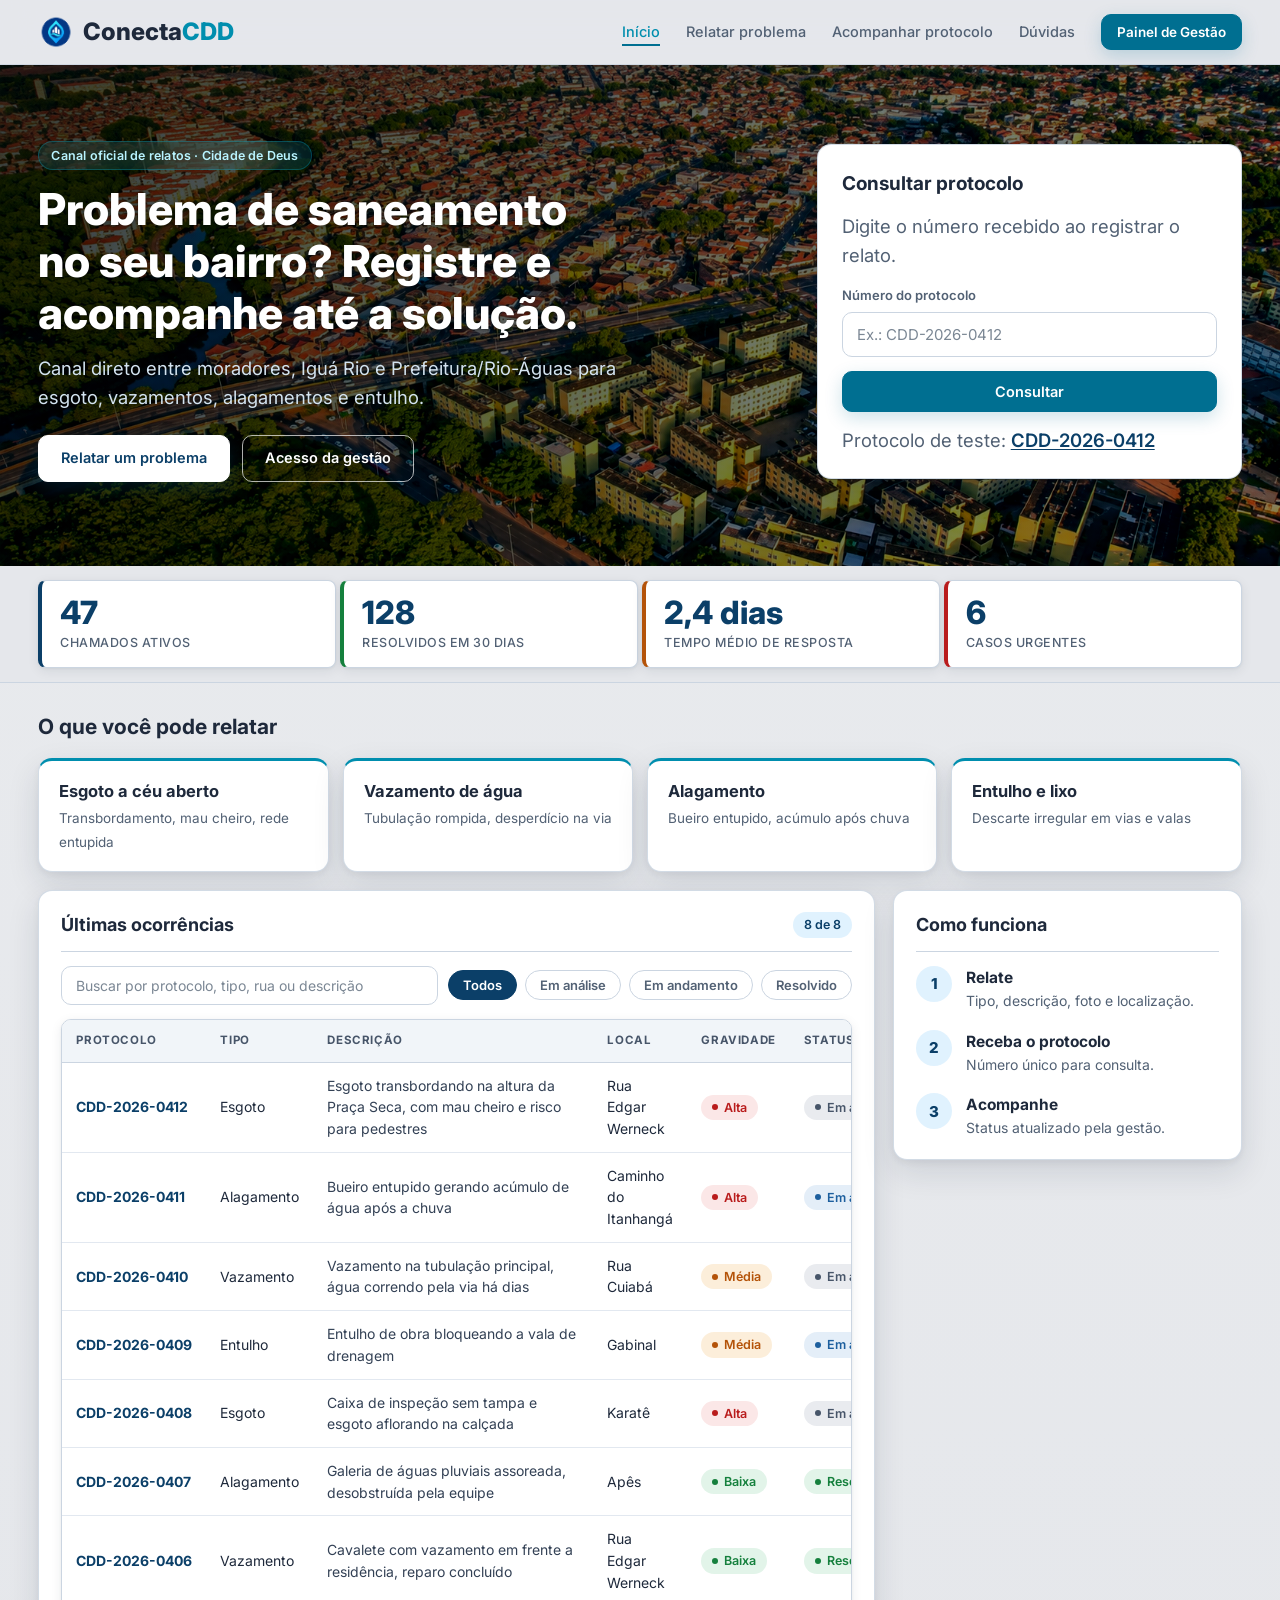
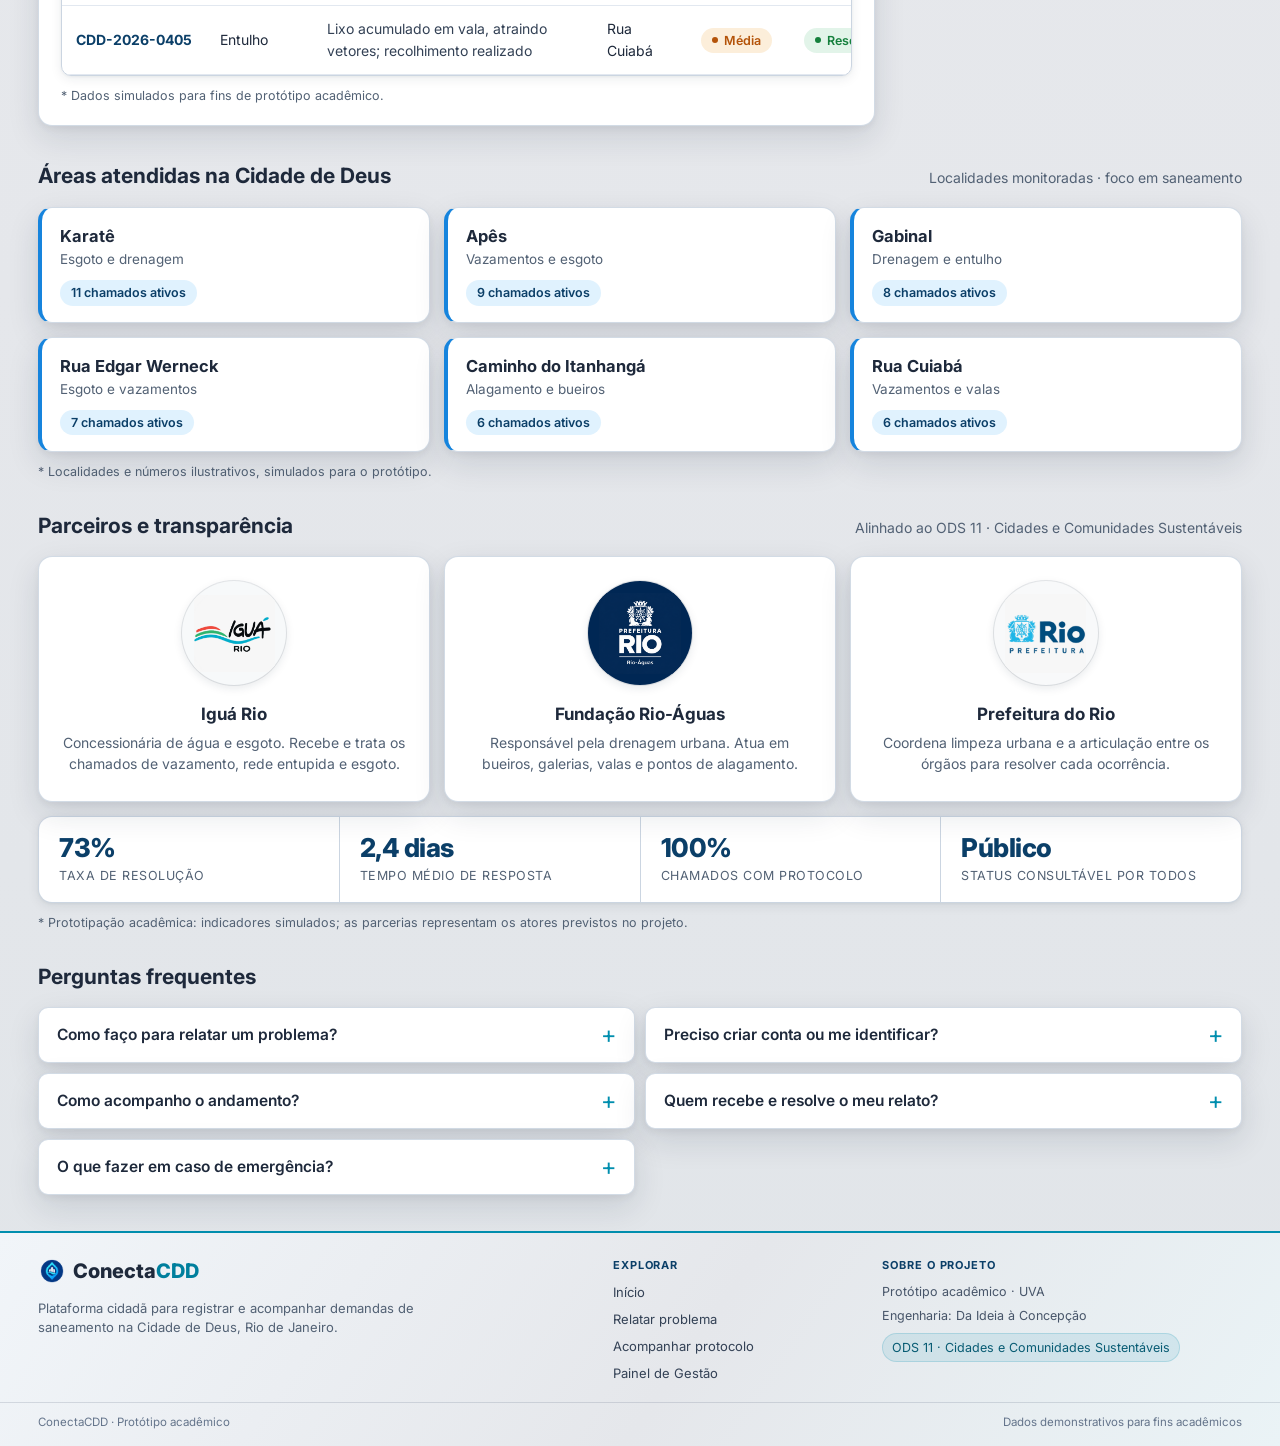
<file: index.html>
<!DOCTYPE html>
<html lang="pt-BR">
<head>
  <meta charset="UTF-8">
  <meta name="viewport" content="width=device-width, initial-scale=1.0">
  <title>ConectaCDD – Saneamento na Cidade de Deus</title>

  <link rel="preconnect" href="https://fonts.googleapis.com">
  <link rel="preconnect" href="https://fonts.gstatic.com" crossorigin>
  <link href="https://fonts.googleapis.com/css2?family=Inter:wght@400;500;600;700;800&display=swap" rel="stylesheet">

  <link rel="shortcut icon" href="images/favicon.png" type="image/x-icon">
  <link rel="stylesheet" href="css/style.css">
</head>
<body>

  <header class="header">
    <nav class="container nav">
      <a href="index.html" class="logo"><img src="images/logo.png" alt="" />Conecta<span>CDD</span></a>

      <ul class="nav-links">
        <li><a href="index.html" class="active">Início</a></li>
        <li><a href="relatar.html">Relatar problema</a></li>
        <li><a href="acompanhar.html">Acompanhar protocolo</a></li>
        <li><a href="#faq">Dúvidas</a></li>
        <li><a href="gestao.html" class="btn btn-sm">Painel de Gestão</a></li>
      </ul>

      <button id="menu-btn" class="menu-btn" aria-label="Abrir menu" aria-expanded="false">☰</button>
    </nav>

    <ul id="menu-mobile" class="nav-mobile hidden">
      <li><a href="index.html">Início</a></li>
      <li><a href="relatar.html">Relatar problema</a></li>
      <li><a href="acompanhar.html">Acompanhar protocolo</a></li>
      <li><a href="#faq">Dúvidas</a></li>
      <li><a href="gestao.html">Painel de Gestão</a></li>
    </ul>
  </header>

  <main>
    <!-- HERO -->
    <section class="hero">
      <div class="container hero-grid">
        <div class="hero-text">
          <span class="hero-badge">Canal oficial de relatos · Cidade de Deus</span>
          <h1>Problema de saneamento no seu bairro? Registre e acompanhe até a solução.</h1>
          <p>Canal direto entre moradores, Iguá Rio e Prefeitura/Rio-Águas para esgoto, vazamentos, alagamentos e entulho.</p>
          <div class="hero-actions">
            <a href="relatar.html" class="btn btn-light">Relatar um problema</a>
            <a href="gestao.html" class="btn btn-outline">Acesso da gestão</a>
          </div>
        </div>

        <form class="consulta" id="form-consulta" novalidate>
          <h2>Consultar protocolo</h2>
          <p class="consulta-sub">Digite o número recebido ao registrar o relato.</p>
          <label for="protocolo">Número do protocolo</label>
          <input type="text" id="protocolo" name="protocolo" placeholder="Ex.: CDD-2026-0412" autocomplete="off">
          <button type="submit" class="btn btn-block">Consultar</button>
          <p class="consulta-dica">Protocolo de teste: <button type="button" class="link-btn" id="usar-teste">CDD-2026-0412</button></p>
        </form>
      </div>
    </section>

    <!-- ESTATÍSTICAS -->
    <section class="stats">
      <div class="container stats-grid">
        <div class="stat">
          <strong data-alvo="47">0</strong>
          <span>Chamados ativos</span>
        </div>
        <div class="stat stat-ok">
          <strong data-alvo="128">0</strong>
          <span>Resolvidos em 30 dias</span>
        </div>
        <div class="stat stat-warn">
          <strong data-alvo="2.4" data-decimais="1" data-sufixo=" dias">0</strong>
          <span>Tempo médio de resposta</span>
        </div>
        <div class="stat stat-danger">
          <strong data-alvo="6">0</strong>
          <span>Casos urgentes</span>
        </div>
      </div>
    </section>

    <!-- TIPOS DE RELATO -->
    <section class="container block">
      <h2 class="block-title">O que você pode relatar</h2>
      <div class="tipos">
        <a href="relatar.html?tipo=esgoto" class="tipo tipo-esgoto">
          <strong>Esgoto a céu aberto</strong>
          <span>Transbordamento, mau cheiro, rede entupida</span>
        </a>
        <a href="relatar.html?tipo=vazamento" class="tipo tipo-vazamento">
          <strong>Vazamento de água</strong>
          <span>Tubulação rompida, desperdício na via</span>
        </a>
        <a href="relatar.html?tipo=alagamento" class="tipo tipo-alagamento">
          <strong>Alagamento</strong>
          <span>Bueiro entupido, acúmulo após chuva</span>
        </a>
        <a href="relatar.html?tipo=entulho" class="tipo tipo-entulho">
          <strong>Entulho e lixo</strong>
          <span>Descarte irregular em vias e valas</span>
        </a>
      </div>
    </section>

    <!-- ÚLTIMAS OCORRÊNCIAS + COMO FUNCIONA -->
    <section class="container content">
      <div class="panel panel-tabela">
        <div class="panel-head">
          <h2>Últimas ocorrências</h2>
          <span class="resultado" id="contador-resultados" aria-live="polite">8 de 8</span>
        </div>

        <div class="filtros">
          <div class="busca">
            <input type="search" id="busca" placeholder="Buscar por protocolo, tipo, rua ou descrição" aria-label="Buscar ocorrências">
          </div>
          <div class="chips" role="group" aria-label="Filtrar por status">
            <button type="button" class="chip is-active" data-status="todos" aria-pressed="true">Todos</button>
            <button type="button" class="chip" data-status="analise" aria-pressed="false">Em análise</button>
            <button type="button" class="chip" data-status="andamento" aria-pressed="false">Em andamento</button>
            <button type="button" class="chip" data-status="resolvido" aria-pressed="false">Resolvido</button>
          </div>
        </div>

        <div class="table-wrap">
          <table id="tabela-ocorrencias">
            <thead>
              <tr>
                <th>Protocolo</th><th>Tipo</th><th>Descrição</th><th>Local</th><th>Gravidade</th><th>Status</th><th>Registro</th>
              </tr>
            </thead>
            <tbody>
              <tr data-status="analise">
                <td>CDD-2026-0412</td><td>Esgoto</td>
                <td>Esgoto transbordando na altura da Praça Seca, com mau cheiro e risco para pedestres</td>
                <td>Rua Edgar Werneck</td>
                <td><span class="pill pill-alta">Alta</span></td>
                <td><span class="pill pill-analise pill-status">Em análise</span></td>
                <td>04/10</td>
              </tr>
              <tr data-status="andamento">
                <td>CDD-2026-0411</td><td>Alagamento</td>
                <td>Bueiro entupido gerando acúmulo de água após a chuva</td>
                <td>Caminho do Itanhangá</td>
                <td><span class="pill pill-alta">Alta</span></td>
                <td><span class="pill pill-andamento pill-status">Em andamento</span></td>
                <td>03/10</td>
              </tr>
              <tr data-status="analise">
                <td>CDD-2026-0410</td><td>Vazamento</td>
                <td>Vazamento na tubulação principal, água correndo pela via há dias</td>
                <td>Rua Cuiabá</td>
                <td><span class="pill pill-media">Média</span></td>
                <td><span class="pill pill-analise pill-status">Em análise</span></td>
                <td>03/10</td>
              </tr>
              <tr data-status="andamento">
                <td>CDD-2026-0409</td><td>Entulho</td>
                <td>Entulho de obra bloqueando a vala de drenagem</td>
                <td>Gabinal</td>
                <td><span class="pill pill-media">Média</span></td>
                <td><span class="pill pill-andamento pill-status">Em andamento</span></td>
                <td>02/10</td>
              </tr>
              <tr data-status="analise">
                <td>CDD-2026-0408</td><td>Esgoto</td>
                <td>Caixa de inspeção sem tampa e esgoto aflorando na calçada</td>
                <td>Karatê</td>
                <td><span class="pill pill-alta">Alta</span></td>
                <td><span class="pill pill-analise pill-status">Em análise</span></td>
                <td>01/10</td>
              </tr>
              <tr data-status="resolvido">
                <td>CDD-2026-0407</td><td>Alagamento</td>
                <td>Galeria de águas pluviais assoreada, desobstruída pela equipe</td>
                <td>Apês</td>
                <td><span class="pill pill-baixa">Baixa</span></td>
                <td><span class="pill pill-resolvido pill-status">Resolvido</span></td>
                <td>30/09</td>
              </tr>
              <tr data-status="resolvido">
                <td>CDD-2026-0406</td><td>Vazamento</td>
                <td>Cavalete com vazamento em frente a residência, reparo concluído</td>
                <td>Rua Edgar Werneck</td>
                <td><span class="pill pill-baixa">Baixa</span></td>
                <td><span class="pill pill-resolvido pill-status">Resolvido</span></td>
                <td>29/09</td>
              </tr>
              <tr data-status="resolvido">
                <td>CDD-2026-0405</td><td>Entulho</td>
                <td>Lixo acumulado em vala, atraindo vetores; recolhimento realizado</td>
                <td>Rua Cuiabá</td>
                <td><span class="pill pill-media">Média</span></td>
                <td><span class="pill pill-resolvido pill-status">Resolvido</span></td>
                <td>27/09</td>
              </tr>
              <tr id="linha-vazia" class="hidden">
                <td colspan="7" class="vazio">Nenhuma ocorrência encontrada para os filtros aplicados.</td>
              </tr>
            </tbody>
          </table>
        </div>
        <p class="note">* Dados simulados para fins de protótipo acadêmico.</p>
      </div>

      <aside class="panel">
        <div class="panel-head"><h2>Como funciona</h2></div>
        <ol class="steps">
          <li>
            <span class="step-num">1</span>
            <div><h3>Relate</h3><p>Tipo, descrição, foto e localização.</p></div>
          </li>
          <li>
            <span class="step-num">2</span>
            <div><h3>Receba o protocolo</h3><p>Número único para consulta.</p></div>
          </li>
          <li>
            <span class="step-num">3</span>
            <div><h3>Acompanhe</h3><p>Status atualizado pela gestão.</p></div>
          </li>
        </ol>
      </aside>
    </section>

    <!-- ÁREAS ATENDIDAS -->
    <section class="container block" id="areas">
      <div class="block-head">
        <h2 class="block-title">Áreas atendidas na Cidade de Deus</h2>
        <span class="block-sub">Localidades monitoradas · foco em saneamento</span>
      </div>
      <div class="areas">
        <article class="area">
          <h3>Karatê</h3>
          <p>Esgoto e drenagem</p>
          <span class="area-count">11 chamados ativos</span>
        </article>
        <article class="area">
          <h3>Apês</h3>
          <p>Vazamentos e esgoto</p>
          <span class="area-count">9 chamados ativos</span>
        </article>
        <article class="area">
          <h3>Gabinal</h3>
          <p>Drenagem e entulho</p>
          <span class="area-count">8 chamados ativos</span>
        </article>
        <article class="area">
          <h3>Rua Edgar Werneck</h3>
          <p>Esgoto e vazamentos</p>
          <span class="area-count">7 chamados ativos</span>
        </article>
        <article class="area">
          <h3>Caminho do Itanhangá</h3>
          <p>Alagamento e bueiros</p>
          <span class="area-count">6 chamados ativos</span>
        </article>
        <article class="area">
          <h3>Rua Cuiabá</h3>
          <p>Vazamentos e valas</p>
          <span class="area-count">6 chamados ativos</span>
        </article>
      </div>
      <p class="note">* Localidades e números ilustrativos, simulados para o protótipo.</p>
    </section>

    <!-- PARCEIROS E TRANSPARÊNCIA -->
    <section class="container block" id="parceiros">
      <div class="block-head">
        <h2 class="block-title">Parceiros e transparência</h2>
        <span class="block-sub">Alinhado ao ODS 11 · Cidades e Comunidades Sustentáveis</span>
      </div>

      <div class="parceiros">
        <article class="parceiro">
          <div class="parceiro-logo logo-igua">
            <img src="images/igua-rio.png" alt="Logotipo da Iguá Rio" loading="lazy">
          </div>
          <h3>Iguá Rio</h3>
          <p>Concessionária de água e esgoto. Recebe e trata os chamados de vazamento, rede entupida e esgoto.</p>
        </article>

        <article class="parceiro">
          <div class="parceiro-logo logo-rio-aguas">
            <img src="images/rio-aguas.png" alt="Logotipo da Fundação Rio-Águas" loading="lazy">
          </div>
          <h3>Fundação Rio-Águas</h3>
          <p>Responsável pela drenagem urbana. Atua em bueiros, galerias, valas e pontos de alagamento.</p>
        </article>

        <article class="parceiro">
          <div class="parceiro-logo logo-prefeitura">
            <img src="images/prefeitura-rio.png" alt="Logotipo da Prefeitura do Rio" loading="lazy">
          </div>
          <h3>Prefeitura do Rio</h3>
          <p>Coordena limpeza urbana e a articulação entre os órgãos para resolver cada ocorrência.</p>
        </article>
      </div>

      <div class="transparencia">
        <div class="indicador">
          <strong>73%</strong>
          <span>Taxa de resolução</span>
        </div>
        <div class="indicador">
          <strong>2,4 dias</strong>
          <span>Tempo médio de resposta</span>
        </div>
        <div class="indicador">
          <strong>100%</strong>
          <span>Chamados com protocolo</span>
        </div>
        <div class="indicador">
          <strong>Público</strong>
          <span>Status consultável por todos</span>
        </div>
      </div>
      <p class="note">* Prototipação acadêmica: indicadores simulados; as parcerias representam os atores previstos no projeto.</p>
    </section>

    <!-- FAQ -->
    <section class="container block block-last" id="faq">
      <h2 class="block-title">Perguntas frequentes</h2>
      <div class="faq">
        <details>
          <summary>Como faço para relatar um problema?</summary>
          <p>Acesse "Relatar problema", escolha o tipo, descreva a situação, anexe uma foto e indique o local. Ao final, você recebe um número de protocolo.</p>
        </details>
        <details>
          <summary>Preciso criar conta ou me identificar?</summary>
          <p>Não. O relato é aberto e o acompanhamento é feito apenas pelo número do protocolo.</p>
        </details>
        <details>
          <summary>Como acompanho o andamento?</summary>
          <p>Digite o protocolo em "Consultar protocolo". A linha do tempo mostra cada etapa: recebido, em análise, em andamento e resolvido.</p>
        </details>
        <details>
          <summary>Quem recebe e resolve o meu relato?</summary>
          <p>Os relatos chegam ao painel de gestão, onde Iguá Rio e Prefeitura/Rio-Águas priorizam por gravidade e atualizam o status.</p>
        </details>
        <details>
          <summary>O que fazer em caso de emergência?</summary>
          <p>Para risco imediato (rede rompida com perigo, alagamento com pessoas em risco), ligue para a Defesa Civil (199) ou o Corpo de Bombeiros (193). A plataforma não substitui o atendimento de emergência.</p>
        </details>
      </div>
    </section>
  </main>

  <footer class="footer">
    <div class="container footer-main">
      <div class="footer-brand">
        <a href="index.html" class="footer-logo"><img src="images/logo.png" alt="" />Conecta<span>CDD</span></a>
        <p>Plataforma cidadã para registrar e acompanhar demandas de saneamento na Cidade de Deus, Rio de Janeiro.</p>
      </div>
      <nav class="footer-navigation" aria-label="Navegação do rodapé">
        <h2 class="footer-title">Explorar</h2>
        <ul>
          <li><a href="index.html">Início</a></li>
          <li><a href="relatar.html">Relatar problema</a></li>
          <li><a href="acompanhar.html">Acompanhar protocolo</a></li>
          <li><a href="gestao.html">Painel de Gestão</a></li>
        </ul>
      </nav>
      <div class="footer-project">
        <h2 class="footer-title">Sobre o projeto</h2>
        <p>Protótipo acadêmico · UVA</p>
        <p>Engenharia: Da Ideia à Concepção</p>
        <span class="footer-ods">ODS 11 · Cidades e Comunidades Sustentáveis</span>
      </div>
    </div>
    <div class="container footer-bottom">
      <span>ConectaCDD · Protótipo acadêmico</span>
      <span>Dados demonstrativos para fins acadêmicos</span>
    </div>
  </footer>

  <!-- Área das notificações (toasts) -->
  <div class="toast-area" id="toast-area" aria-live="polite" aria-atomic="false"></div>

  <script src="js/main.js"></script>
</body>
</html>
</file>
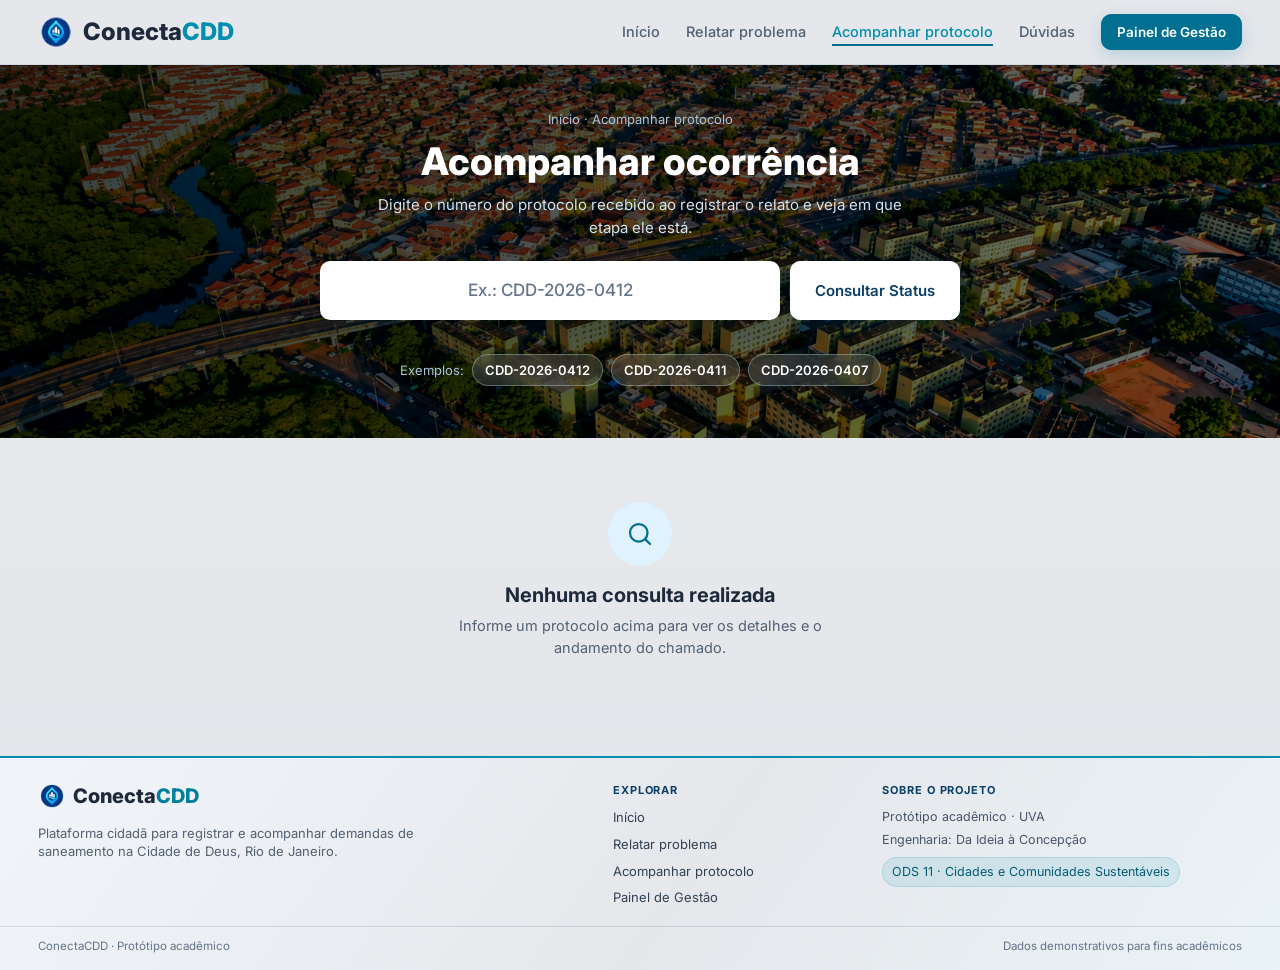
<file: acompanhar.html>
<!DOCTYPE html>
<html lang="pt-BR">
<head>
  <meta charset="UTF-8">
  <meta name="viewport" content="width=device-width, initial-scale=1.0">
  <title>Acompanhar protocolo – ConectaCDD</title>

  <link rel="preconnect" href="https://fonts.googleapis.com">
  <link rel="preconnect" href="https://fonts.gstatic.com" crossorigin>
  <link href="https://fonts.googleapis.com/css2?family=Inter:wght@400;500;600;700;800&display=swap" rel="stylesheet">

  <link rel="shortcut icon" href="images/favicon.png" type="image/x-icon">
  <link rel="stylesheet" href="css/style.css">
  <link rel="stylesheet" href="css/acompanhar.css">
</head>
<body>

  <header class="header">
    <nav class="container nav">
      <a href="index.html" class="logo"><img src="images/logo.png" alt="" />Conecta<span>CDD</span></a>

      <ul class="nav-links">
        <li><a href="index.html">Início</a></li>
        <li><a href="relatar.html">Relatar problema</a></li>
        <li><a href="acompanhar.html" class="active">Acompanhar protocolo</a></li>
        <li><a href="index.html#faq">Dúvidas</a></li>
        <li><a href="gestao.html" class="btn btn-sm">Painel de Gestão</a></li>
      </ul>

      <button id="menu-btn" class="menu-btn" aria-label="Abrir menu" aria-expanded="false">☰</button>
    </nav>

    <ul id="menu-mobile" class="nav-mobile hidden">
      <li><a href="index.html">Início</a></li>
      <li><a href="relatar.html">Relatar problema</a></li>
      <li><a href="acompanhar.html">Acompanhar protocolo</a></li>
      <li><a href="index.html#faq">Dúvidas</a></li>
      <li><a href="gestao.html">Painel de Gestão</a></li>
    </ul>
  </header>

  <main>
    <!-- BUSCA -->
    <section class="ac-hero">
      <div class="container ac-hero-inner">
        <p class="ac-crumbs"><a href="index.html">Início</a> · Acompanhar protocolo</p>
        <h1>Acompanhar ocorrência</h1>
        <p class="ac-hero-sub">Digite o número do protocolo recebido ao registrar o relato e veja em que etapa ele está.</p>

        <form class="ac-busca" id="form-busca" novalidate>
          <label class="sr-only" for="protocolo">Número do protocolo</label>
          <div class="ac-busca-linha">
            <input type="text" id="protocolo" name="protocolo" placeholder="Ex.: CDD-2026-0412" maxlength="16" autocomplete="off" autocapitalize="characters" spellcheck="false">
            <button type="submit" class="btn btn-light" id="btn-consultar">Consultar Status</button>
          </div>
          <p class="ac-erro" id="erro-busca" role="alert"></p>

          <div class="ac-exemplos">
            <span>Exemplos:</span>
            <button type="button" class="ac-exemplo" data-protocolo="CDD-2026-0412">CDD-2026-0412</button>
            <button type="button" class="ac-exemplo" data-protocolo="CDD-2026-0411">CDD-2026-0411</button>
            <button type="button" class="ac-exemplo" data-protocolo="CDD-2026-0407">CDD-2026-0407</button>
          </div>
        </form>
      </div>
    </section>

    <!-- RESULTADO -->
    <section class="container ac-area" aria-live="polite">

      <!-- Estado inicial -->
      <div class="ac-vazio" id="estado-vazio">
        <div class="ac-vazio-icone">
          <svg viewBox="0 0 24 24" aria-hidden="true"><circle cx="11" cy="11" r="7"/><path d="M20 20l-3.5-3.5"/></svg>
        </div>
        <h2>Nenhuma consulta realizada</h2>
        <p>Informe um protocolo acima para ver os detalhes e o andamento do chamado.</p>
      </div>

      <!-- Não encontrado -->
      <div class="ac-vazio hidden" id="estado-nao-encontrado">
        <div class="ac-vazio-icone ac-vazio-icone--erro">
          <svg viewBox="0 0 24 24" aria-hidden="true"><circle cx="12" cy="12" r="9"/><path d="M12 8v5"/><path d="M12 16.5h.01"/></svg>
        </div>
        <h2>Protocolo não encontrado</h2>
        <p>Não localizamos <strong id="nao-encontrado-protocolo"></strong>. Confira o número e tente novamente.</p>
        <a href="relatar.html" class="btn btn-ghost">Registrar um novo relato</a>
      </div>

      <!-- Detalhes + Timeline -->
      <div class="ac-resultado hidden" id="resultado">

        <article class="ac-card">
          <div class="ac-topo">
            <div class="ac-protocolo">
              <small>Protocolo</small>
              <strong id="res-protocolo" tabindex="-1">CDD-0000-0000</strong>
            </div>
            <span class="pill" id="res-status">Status</span>
          </div>
          <p class="ac-msg" id="res-mensagem"></p>
        </article>

        <article class="ac-card">
          <h2 class="ac-titulo">Andamento do chamado</h2>
          <ol class="timeline" id="timeline">
            <li class="tl-item" data-etapa="recebido">
              <span class="tl-marcador">1</span>
              <div class="tl-corpo">
                <h3 class="tl-titulo">Registrado</h3>
                <p class="tl-desc">Relato recebido e protocolo gerado.</p>
                <p class="tl-data"></p>
              </div>
            </li>
            <li class="tl-item" data-etapa="analise">
              <span class="tl-marcador">2</span>
              <div class="tl-corpo">
                <h3 class="tl-titulo">Em análise</h3>
                <p class="tl-desc">Iguá Rio e Rio-Águas avaliam e priorizam o chamado.</p>
                <p class="tl-data"></p>
              </div>
            </li>
            <li class="tl-item" data-etapa="campo">
              <span class="tl-marcador">3</span>
              <div class="tl-corpo">
                <h3 class="tl-titulo">Equipe em campo</h3>
                <p class="tl-desc">Equipe enviada ao local para o reparo.</p>
                <p class="tl-data"></p>
              </div>
            </li>
            <li class="tl-item" data-etapa="resolvido">
              <span class="tl-marcador">4</span>
              <div class="tl-corpo">
                <h3 class="tl-titulo">Resolvido</h3>
                <p class="tl-desc">Problema solucionado e chamado encerrado.</p>
                <p class="tl-data"></p>
              </div>
            </li>
          </ol>
        </article>

        <article class="ac-card">
          <h2 class="ac-titulo">Detalhes da ocorrência</h2>
          <dl class="ac-grid">
            <div><dt>Tipo</dt><dd id="res-tipo"></dd></div>
            <div><dt>Órgão responsável</dt><dd id="res-orgao"></dd></div>
            <div><dt>Localidade</dt><dd id="res-localidade"></dd></div>
            <div><dt>Referência</dt><dd id="res-referencia"></dd></div>
            <div><dt>Prioridade</dt><dd><span class="pill" id="res-gravidade"></span></dd></div>
            <div><dt>Registrado em</dt><dd id="res-registro"></dd></div>
            <div><dt>Última atualização</dt><dd id="res-atualizacao"></dd></div>
            <div class="ac-grid-full"><dt>Descrição</dt><dd id="res-descricao"></dd></div>
            <div class="ac-grid-full hidden" id="res-foto-wrap">
              <dt>Foto anexada</dt>
              <dd class="ac-foto"><img id="res-foto" alt="Foto anexada ao relato"></dd>
            </div>
          </dl>

          <div class="ac-acoes">
            <button type="button" class="btn btn-ghost" id="btn-nova-consulta">Nova consulta</button>
            <a href="relatar.html" class="btn">Relatar outro problema</a>
          </div>
        </article>
      </div>
    </section>
  </main>

  <footer class="footer">
    <div class="container footer-main">
      <div class="footer-brand">
        <a href="index.html" class="footer-logo"><img src="images/logo.png" alt="" />Conecta<span>CDD</span></a>
        <p>Plataforma cidadã para registrar e acompanhar demandas de saneamento na Cidade de Deus, Rio de Janeiro.</p>
      </div>
      <nav class="footer-navigation" aria-label="Navegação do rodapé">
        <h2 class="footer-title">Explorar</h2>
        <ul>
          <li><a href="index.html">Início</a></li>
          <li><a href="relatar.html">Relatar problema</a></li>
          <li><a href="acompanhar.html">Acompanhar protocolo</a></li>
          <li><a href="gestao.html">Painel de Gestão</a></li>
        </ul>
      </nav>
      <div class="footer-project">
        <h2 class="footer-title">Sobre o projeto</h2>
        <p>Protótipo acadêmico · UVA</p>
        <p>Engenharia: Da Ideia à Concepção</p>
        <span class="footer-ods">ODS 11 · Cidades e Comunidades Sustentáveis</span>
      </div>
    </div>
    <div class="container footer-bottom">
      <span>ConectaCDD · Protótipo acadêmico</span>
      <span>Dados demonstrativos para fins acadêmicos</span>
    </div>
  </footer>

  <script src="js/main.js" defer></script>
  <script src="js/acompanhar.js" defer></script>
</body>
</html>
</file>
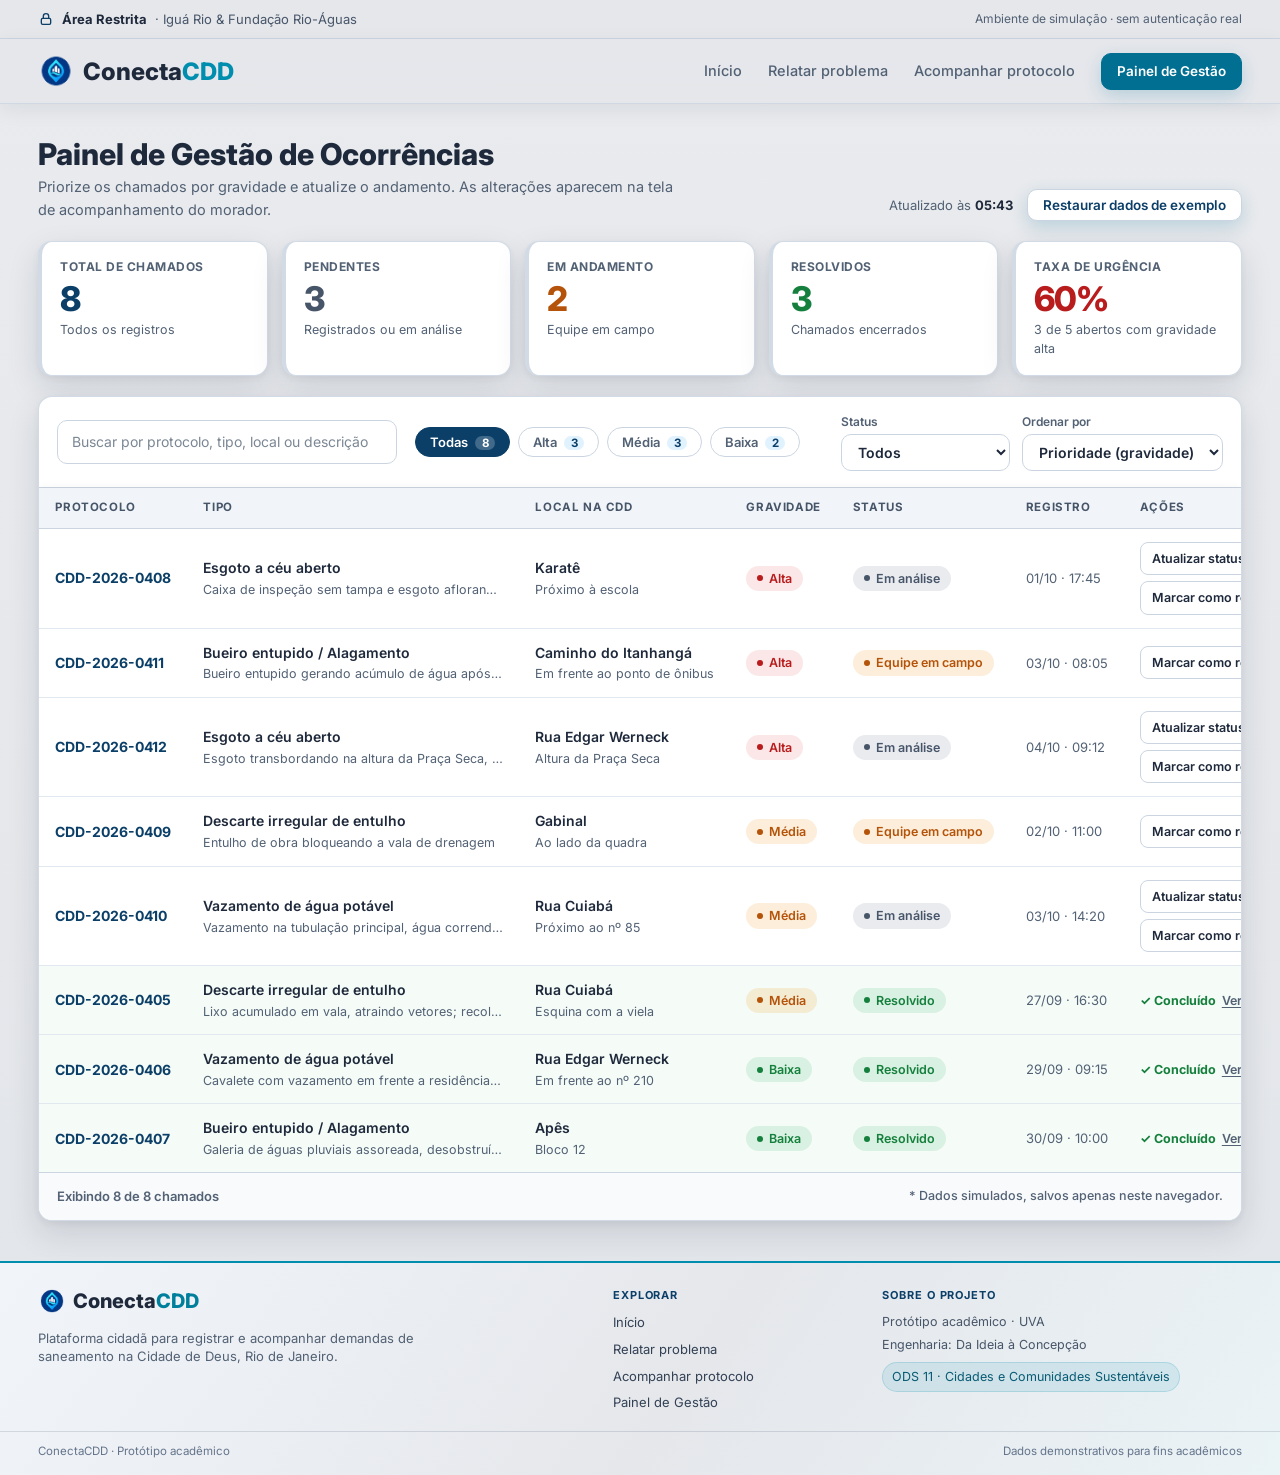
<file: gestao.html>
<!DOCTYPE html>
<html lang="pt-BR">
<head>
  <meta charset="UTF-8">
  <meta name="viewport" content="width=device-width, initial-scale=1.0">
  <title>Painel de Gestão – ConectaCDD</title>

  <link rel="preconnect" href="https://fonts.googleapis.com">
  <link rel="preconnect" href="https://fonts.gstatic.com" crossorigin>
  <link href="https://fonts.googleapis.com/css2?family=Inter:wght@400;500;600;700;800&display=swap" rel="stylesheet">

  <link rel="shortcut icon" href="images/favicon.png" type="image/x-icon">
  <link rel="stylesheet" href="css/style.css">
  <link rel="stylesheet" href="css/gestao.css">
</head>
<body>

  <!-- Faixa institucional da área restrita -->
  <div class="gs-banner">
    <div class="container gs-banner-inner">
      <span class="gs-lock">
        <svg viewBox="0 0 24 24" aria-hidden="true"><rect x="5" y="11" width="14" height="9" rx="2"/><path d="M8 11V8a4 4 0 0 1 8 0v3"/></svg>
        <strong>Área Restrita</strong> · Iguá Rio &amp; Fundação Rio-Águas
      </span>
      <span class="gs-sim">Ambiente de simulação · sem autenticação real</span>
    </div>
  </div>

  <header class="header">
    <nav class="container nav">
      <a href="index.html" class="logo"><img src="images/logo.png" alt="" />Conecta<span>CDD</span></a>

      <ul class="nav-links">
        <li><a href="index.html">Início</a></li>
        <li><a href="relatar.html">Relatar problema</a></li>
        <li><a href="acompanhar.html">Acompanhar protocolo</a></li>
        <li><a href="gestao.html" class="btn btn-sm">Painel de Gestão</a></li>
      </ul>

      <button id="menu-btn" class="menu-btn" aria-label="Abrir menu" aria-expanded="false">☰</button>
    </nav>

    <ul id="menu-mobile" class="nav-mobile hidden">
      <li><a href="index.html">Início</a></li>
      <li><a href="relatar.html">Relatar problema</a></li>
      <li><a href="acompanhar.html">Acompanhar protocolo</a></li>
      <li><a href="gestao.html">Painel de Gestão</a></li>
    </ul>
  </header>

  <main class="container gs-main">

    <!-- Título -->
    <section class="gs-titulo">
      <div>
        <h1>Painel de Gestão de Ocorrências</h1>
        <p>Priorize os chamados por gravidade e atualize o andamento. As alterações aparecem na tela de acompanhamento do morador.</p>
      </div>
      <div class="gs-titulo-acoes">
        <span class="gs-atualizado">Atualizado às <strong id="gs-atualizado">--:--</strong></span>
        <button type="button" class="btn btn-ghost btn-sm" id="btn-restaurar">Restaurar dados de exemplo</button>
      </div>
    </section>

    <!-- Indicadores -->
    <section class="gs-kpis" aria-label="Indicadores rápidos">
      <article class="gs-kpi gs-kpi--azul">
        <span class="gs-kpi-rotulo">Total de chamados</span>
        <strong class="gs-kpi-valor" id="kpi-total">0</strong>
        <span class="gs-kpi-nota">Todos os registros</span>
      </article>
      <article class="gs-kpi gs-kpi--cinza">
        <span class="gs-kpi-rotulo">Pendentes</span>
        <strong class="gs-kpi-valor" id="kpi-pendentes">0</strong>
        <span class="gs-kpi-nota">Registrados ou em análise</span>
      </article>
      <article class="gs-kpi gs-kpi--laranja">
        <span class="gs-kpi-rotulo">Em andamento</span>
        <strong class="gs-kpi-valor" id="kpi-andamento">0</strong>
        <span class="gs-kpi-nota">Equipe em campo</span>
      </article>
      <article class="gs-kpi gs-kpi--verde">
        <span class="gs-kpi-rotulo">Resolvidos</span>
        <strong class="gs-kpi-valor" id="kpi-resolvidos">0</strong>
        <span class="gs-kpi-nota">Chamados encerrados</span>
      </article>
      <article class="gs-kpi gs-kpi--vermelho">
        <span class="gs-kpi-rotulo">Taxa de urgência</span>
        <strong class="gs-kpi-valor" id="kpi-urgencia">0%</strong>
        <span class="gs-kpi-nota" id="nota-urgencia">Gravidade alta entre os abertos</span>
      </article>
    </section>

    <!-- Tabela de ocorrências -->
    <section class="gs-painel" aria-label="Ocorrências">
      <div class="gs-filtros">
        <div class="busca gs-busca">
          <label class="sr-only" for="busca">Buscar ocorrências</label>
          <input type="search" id="busca" placeholder="Buscar por protocolo, tipo, local ou descrição">
        </div>

        <div class="chips" id="chips-gravidade" role="group" aria-label="Filtrar por gravidade">
          <button type="button" class="chip is-active" data-gravidade="todas" aria-pressed="true">Todas <span class="gs-chip-n" id="n-todas">0</span></button>
          <button type="button" class="chip" data-gravidade="alta" aria-pressed="false">Alta <span class="gs-chip-n" id="n-alta">0</span></button>
          <button type="button" class="chip" data-gravidade="media" aria-pressed="false">Média <span class="gs-chip-n" id="n-media">0</span></button>
          <button type="button" class="chip" data-gravidade="baixa" aria-pressed="false">Baixa <span class="gs-chip-n" id="n-baixa">0</span></button>
        </div>

        <div class="gs-selects">
          <label class="gs-select-wrap">
            <span>Status</span>
            <select id="filtro-status" class="gs-select">
              <option value="todos">Todos</option>
              <option value="recebido">Registrado</option>
              <option value="analise">Em análise</option>
              <option value="campo">Equipe em campo</option>
              <option value="resolvido">Resolvido</option>
            </select>
          </label>
          <label class="gs-select-wrap">
            <span>Ordenar por</span>
            <select id="ordem" class="gs-select">
              <option value="prioridade">Prioridade (gravidade)</option>
              <option value="recentes">Mais recentes</option>
            </select>
          </label>
        </div>
      </div>

      <div class="gs-tabela-wrap">
        <table class="gs-tabela">
          <thead>
            <tr>
              <th>Protocolo</th>
              <th>Tipo</th>
              <th>Local na CDD</th>
              <th>Gravidade</th>
              <th>Status</th>
              <th>Registro</th>
              <th>Ações</th>
            </tr>
          </thead>
          <tbody id="tabela-corpo"></tbody>
        </table>
      </div>

      <div class="gs-rodape-painel">
        <span id="gs-contagem" aria-live="polite">Exibindo 0 de 0 chamados</span>
        <span class="gs-nota">* Dados simulados, salvos apenas neste navegador.</span>
      </div>
    </section>
  </main>

  <footer class="footer">
    <div class="container footer-main">
      <div class="footer-brand">
        <a href="index.html" class="footer-logo"><img src="images/logo.png" alt="" />Conecta<span>CDD</span></a>
        <p>Plataforma cidadã para registrar e acompanhar demandas de saneamento na Cidade de Deus, Rio de Janeiro.</p>
      </div>
      <nav class="footer-navigation" aria-label="Navegação do rodapé">
        <h2 class="footer-title">Explorar</h2>
        <ul>
          <li><a href="index.html">Início</a></li>
          <li><a href="relatar.html">Relatar problema</a></li>
          <li><a href="acompanhar.html">Acompanhar protocolo</a></li>
          <li><a href="gestao.html">Painel de Gestão</a></li>
        </ul>
      </nav>
      <div class="footer-project">
        <h2 class="footer-title">Sobre o projeto</h2>
        <p>Protótipo acadêmico · UVA</p>
        <p>Engenharia: Da Ideia à Concepção</p>
        <span class="footer-ods">ODS 11 · Cidades e Comunidades Sustentáveis</span>
      </div>
    </div>
    <div class="container footer-bottom">
      <span>ConectaCDD · Protótipo acadêmico</span>
      <span>Dados demonstrativos para fins acadêmicos</span>
    </div>
  </footer>

  <div class="toast-area" id="toast-area" aria-live="polite"></div>

  <script src="js/main.js" defer></script>
  <script src="js/gestao.js" defer></script>
</body>
</html>
</file>
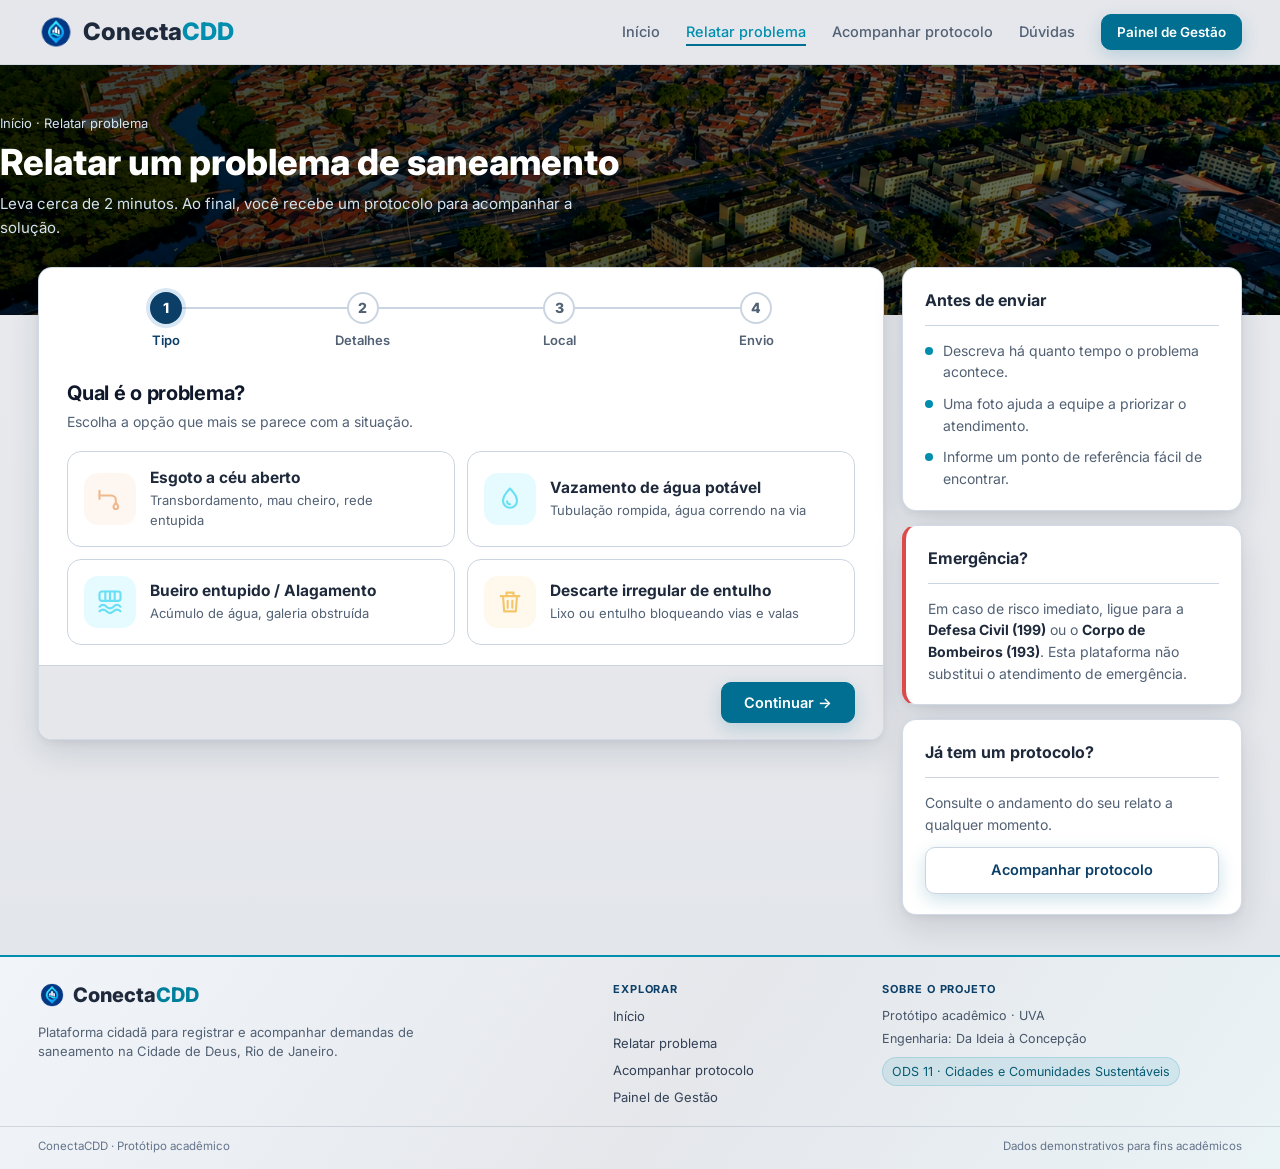
<file: relatar.html>
<!doctype html>
<html lang="pt-BR">
  <head>
    <meta charset="UTF-8" />
    <meta name="viewport" content="width=device-width, initial-scale=1.0" />
    <title>Relatar problema – ConectaCDD</title>

    <link rel="preconnect" href="https://fonts.googleapis.com" />
    <link rel="preconnect" href="https://fonts.gstatic.com" crossorigin />
    <link
      href="https://fonts.googleapis.com/css2?family=Inter:wght@400;500;600;700;800&display=swap"
      rel="stylesheet"
    />

    <link rel="shortcut icon" href="images/favicon.png" type="image/x-icon">
    <link rel="stylesheet" href="css/style.css" />
    <link rel="stylesheet" href="css/relatar.css" />


  </head>
  <body>
    <header class="header">
      <nav class="container nav">
        <a href="index.html" class="logo"><img src="images/logo.png" alt="" />Conecta<span>CDD</span></a>

        <ul class="nav-links">
          <li><a href="index.html">Início</a></li>
          <li><a href="relatar.html" class="active">Relatar problema</a></li>
          <li><a href="acompanhar.html">Acompanhar protocolo</a></li>
          <li><a href="index.html#faq">Dúvidas</a></li>
          <li><a href="gestao.html" class="btn btn-sm">Painel de Gestão</a></li>
        </ul>

        <button
          id="menu-btn"
          class="menu-btn"
          aria-label="Abrir menu"
          aria-expanded="false"
        >
          ☰
        </button>
      </nav>

      <ul id="menu-mobile" class="nav-mobile hidden">
        <li><a href="index.html">Início</a></li>
        <li><a href="relatar.html">Relatar problema</a></li>
        <li><a href="acompanhar.html">Acompanhar protocolo</a></li>
        <li><a href="index.html#faq">Dúvidas</a></li>
        <li><a href="gestao.html">Painel de Gestão</a></li>
      </ul>
    </header>

    <main>
      <section class="page-hero">
        <div class="container page-hero-inner">
          <p class="crumbs">
            <a href="index.html">Início</a> · Relatar problema
          </p>
          <h1>Relatar um problema de saneamento</h1>
          <p>
            Leva cerca de 2 minutos. Ao final, você recebe um protocolo para
            acompanhar a solução.
          </p>
        </div>
      </section>

      <div class="container wizard-grid">
        <!-- ===== WIZARD ===== -->
        <section class="wizard" id="wizard" aria-label="Formulário de relato">
          <ol class="stepper" id="stepper" aria-label="Etapas do relato">
            <li class="stepper-item is-active">
              <span class="stepper-num">1</span><span>Tipo</span>
            </li>
            <li class="stepper-item">
              <span class="stepper-num">2</span><span>Detalhes</span>
            </li>
            <li class="stepper-item">
              <span class="stepper-num">3</span><span>Local</span>
            </li>
            <li class="stepper-item">
              <span class="stepper-num">4</span><span>Envio</span>
            </li>
          </ol>

          <form id="form-relato" novalidate>
            <!-- PASSO 1: TIPO -->
            <div class="passo is-active" data-passo="1">
              <h2 class="passo-titulo">Qual é o problema?</h2>
              <p class="passo-sub">
                Escolha a opção que mais se parece com a situação.
              </p>

              <div
                class="opcoes"
                role="radiogroup"
                aria-label="Tipo de problema"
              >
                <label class="opcao">
                  <input type="radio" name="tipo" value="esgoto" />
                  <span class="opcao-corpo">
                    <span class="opcao-icone ic-esgoto">
                      <svg viewBox="0 0 24 24" aria-hidden="true">
                        <path d="M3 5v7" />
                        <path d="M3 9h10a4 4 0 0 1 4 4v1" />
                        <path
                          d="M17 15c-1.3 1.7-2 2.6-2 3.6a2 2 0 0 0 4 0c0-1-.7-1.9-2-3.6z"
                        />
                      </svg>
                    </span>
                    <span
                      ><strong>Esgoto a céu aberto</strong
                      ><small
                        >Transbordamento, mau cheiro, rede entupida</small
                      ></span
                    >
                  </span>
                </label>

                <label class="opcao">
                  <input type="radio" name="tipo" value="vazamento" />
                  <span class="opcao-corpo">
                    <span class="opcao-icone ic-vazamento">
                      <svg viewBox="0 0 24 24" aria-hidden="true">
                        <path
                          d="M12 3s6 6.2 6 10.5a6 6 0 0 1-12 0C6 9.2 12 3 12 3z"
                        />
                        <path d="M9.5 14a2.5 2.5 0 0 0 2.5 2.5" />
                      </svg>
                    </span>
                    <span
                      ><strong>Vazamento de água potável</strong
                      ><small
                        >Tubulação rompida, água correndo na via</small
                      ></span
                    >
                  </span>
                </label>

                <label class="opcao">
                  <input type="radio" name="tipo" value="alagamento" />
                  <span class="opcao-corpo">
                    <span class="opcao-icone ic-alagamento">
                      <svg viewBox="0 0 24 24" aria-hidden="true">
                        <rect x="3" y="3" width="18" height="8" rx="2" />
                        <path d="M8 3v8M12 3v8M16 3v8" />
                        <path d="M3 16c2-2 4-2 6 0s4 2 6 0 4-2 6 0" />
                        <path d="M3 20c2-2 4-2 6 0s4 2 6 0 4-2 6 0" />
                      </svg>
                    </span>
                    <span
                      ><strong>Bueiro entupido / Alagamento</strong
                      ><small>Acúmulo de água, galeria obstruída</small></span
                    >
                  </span>
                </label>

                <label class="opcao">
                  <input type="radio" name="tipo" value="entulho" />
                  <span class="opcao-corpo">
                    <span class="opcao-icone ic-entulho">
                      <svg viewBox="0 0 24 24" aria-hidden="true">
                        <path d="M4 7h16" />
                        <path d="M9 7V4h6v3" />
                        <path d="M6 7l1 13h10l1-13" />
                        <path d="M10 11v6M14 11v6" />
                      </svg>
                    </span>
                    <span
                      ><strong>Descarte irregular de entulho</strong
                      ><small
                        >Lixo ou entulho bloqueando vias e valas</small
                      ></span
                    >
                  </span>
                </label>
              </div>
              <div class="erro" id="erro-1" role="alert"></div>
            </div>

            <!-- PASSO 2: DESCRIÇÃO E EVIDÊNCIA -->
            <div class="passo" data-passo="2">
              <h2 class="passo-titulo">Conte o que está acontecendo</h2>
              <p class="passo-sub">
                Quanto mais detalhes, mais rápido o atendimento.
              </p>

              <div class="campo">
                <label for="descricao">Descrição do problema</label>
                <textarea
                  id="descricao"
                  name="descricao"
                  maxlength="500"
                  placeholder="Ex.: Esgoto transbordando na altura da Praça Seca, com mau cheiro e risco para pedestres. Acontece há 3 dias."
                ></textarea>
                <div class="ajuda">
                  <span>Mínimo de 20 caracteres.</span
                  ><span id="contador">0/500</span>
                </div>
              </div>

              <div class="campo">
                <span class="rotulo"
                  >Foto do local <span class="opcional">(opcional)</span></span
                >

                <label class="dropzone" id="dropzone" for="foto">
                  <svg viewBox="0 0 24 24" aria-hidden="true">
                    <path d="M12 16V5" />
                    <path d="M7.5 9.5L12 5l4.5 4.5" />
                    <path d="M4 16v3a1 1 0 0 0 1 1h14a1 1 0 0 0 1-1v-3" />
                  </svg>
                  <strong>Toque para anexar uma foto</strong>
                  <span
                    >ou arraste a imagem até aqui · JPG, PNG ou WebP até 5
                    MB</span
                  >
                  <input
                    class="sr-only"
                    type="file"
                    id="foto"
                    accept="image/*"
                  />
                </label>

                <div class="preview" id="preview">
                  <img
                    id="preview-img"
                    alt="Pré-visualização da foto anexada"
                  />
                  <div class="preview-barra">
                    <span class="preview-nome" id="preview-nome"></span>
                    <button type="button" class="link-remover" id="btn-remover">
                      Remover foto
                    </button>
                  </div>
                </div>
              </div>
              <div class="erro" id="erro-2" role="alert"></div>
            </div>

            <!-- PASSO 3: LOCALIZAÇÃO -->
            <div class="passo" data-passo="3">
              <h2 class="passo-titulo">Onde fica?</h2>
              <p class="passo-sub">
                Indique o local na Cidade de Deus para a equipe chegar rápido.
              </p>

              <div class="campo">
                <label for="localidade">Localidade</label>
                <select id="localidade" name="localidade">
                  <option value="">Selecione a localidade</option>
                  <option>Karatê</option>
                  <option>Apês</option>
                  <option>Gabinal</option>
                  <option>Rua Edgar Werneck</option>
                  <option>Largo do Tanque</option>
                  <option>Praça Seca</option>
                  <option>Caminho do Itanhangá</option>
                  <option>Rua Cuiabá</option>
                  <option>Outra localidade da Cidade de Deus</option>
                </select>
              </div>

              <div class="campo">
                <label for="referencia">Rua ou ponto de referência</label>
                <input
                  type="text"
                  id="referencia"
                  name="referencia"
                  maxlength="120"
                  placeholder="Ex.: Em frente à padaria, próximo ao nº 120"
                  autocomplete="off"
                />
                <div class="ajuda">
                  <span
                    >Cite um comércio, escola, praça ou número próximo.</span
                  >
                </div>
              </div>
              <div class="erro" id="erro-3" role="alert"></div>
            </div>

            <!-- PASSO 4: ENVIO E CONFIRMAÇÃO -->
            <div class="passo" data-passo="4">
              <h2 class="passo-titulo">Revise e envie</h2>
              <p class="passo-sub">
                Confira os dados antes de enviar o relato.
              </p>

              <dl class="resumo" id="resumo"></dl>

              <div class="aviso">
                <svg viewBox="0 0 24 24" aria-hidden="true">
                  <circle cx="12" cy="12" r="9" />
                  <path d="M12 11v5" />
                  <path d="M12 8h.01" />
                </svg>
                <span
                  >O relato será encaminhado à <strong>Iguá Rio</strong> e à
                  <strong>Fundação Rio-Águas</strong>, que priorizam e atualizam
                  o status.</span
                >
              </div>

              <label class="consentimento">
                <input type="checkbox" id="consentimento" />
                <span
                  >Declaro que as informações são verdadeiras e autorizo o envio
                  aos órgãos responsáveis.</span
                >
              </label>
              <div
                class="erro"
                id="erro-4"
                role="alert"

              ></div>
            </div>

            <!-- AÇÕES -->
            <div class="acoes">
              <button
                type="button"
                class="btn btn-ghost is-invisible"
                id="btn-voltar"
              >
                ← Voltar
              </button>
              <div class="acoes-direita">
                <button type="button" class="btn" id="btn-proximo">
                  Continuar →
                </button>
                <button type="submit" class="btn hidden" id="btn-enviar">
                  Enviar relato
                </button>
              </div>
            </div>
          </form>
        </section>

        <!-- ===== LATERAL ===== -->
        <aside class="lateral">
          <div class="panel">
            <div class="panel-head"><h2>Antes de enviar</h2></div>
            <ul class="dicas">
              <li>Descreva há quanto tempo o problema acontece.</li>
              <li>Uma foto ajuda a equipe a priorizar o atendimento.</li>
              <li>Informe um ponto de referência fácil de encontrar.</li>
            </ul>
          </div>

          <div class="panel emergencia">
            <div class="panel-head"><h2>Emergência?</h2></div>
            <p>
              Em caso de risco imediato, ligue para a
              <strong>Defesa Civil (199)</strong> ou o
              <strong>Corpo de Bombeiros (193)</strong>. Esta plataforma não
              substitui o atendimento de emergência.
            </p>
          </div>

          <div class="panel">
            <div class="panel-head"><h2>Já tem um protocolo?</h2></div>
            <p

            >
              Consulte o andamento do seu relato a qualquer momento.
            </p>
            <a href="acompanhar.html" class="btn btn-ghost btn-block"
              >Acompanhar protocolo</a
            >
          </div>
        </aside>
      </div>
    </main>

    <footer class="footer">
      <div class="container footer-main">
        <div class="footer-brand">
          <a href="index.html" class="footer-logo"><img src="images/logo.png" alt="" />Conecta<span>CDD</span></a>
          <p>Plataforma cidadã para registrar e acompanhar demandas de saneamento na Cidade de Deus, Rio de Janeiro.</p>
        </div>
        <nav class="footer-navigation" aria-label="Navegação do rodapé">
          <h2 class="footer-title">Explorar</h2>
          <ul>
            <li><a href="index.html">Início</a></li>
            <li><a href="relatar.html">Relatar problema</a></li>
            <li><a href="acompanhar.html">Acompanhar protocolo</a></li>
            <li><a href="gestao.html">Painel de Gestão</a></li>
          </ul>
        </nav>
        <div class="footer-project">
          <h2 class="footer-title">Sobre o projeto</h2>
          <p>Protótipo acadêmico · UVA</p>
          <p>Engenharia: Da Ideia à Concepção</p>
          <span class="footer-ods">ODS 11 · Cidades e Comunidades Sustentáveis</span>
        </div>
      </div>
      <div class="container footer-bottom">
        <span>ConectaCDD · Protótipo acadêmico</span>
        <span>Dados demonstrativos para fins acadêmicos</span>
      </div>
    </footer>

    <!-- MODAL DE CONFIRMAÇÃO -->
    <div
      class="modal"
      id="modal"
      role="dialog"
      aria-modal="true"
      aria-labelledby="modal-titulo"
    >
      <div class="modal-card">
        <div class="modal-check">
          <svg viewBox="0 0 24 24" aria-hidden="true">
            <path d="M5 12.5l4.5 4.5L19 7.5" />
          </svg>
        </div>
        <h2 id="modal-titulo">Relato enviado com sucesso!</h2>
        <p>
          Seu chamado foi encaminhado à Iguá Rio e à Fundação Rio-Águas. Guarde
          o protocolo abaixo para acompanhar.
        </p>

        <div class="protocolo-box">
          <small>Número do protocolo</small>
          <strong id="modal-protocolo">CDD-0000-0000</strong>
        </div>

        <div class="modal-orgaos">
          <span class="pill pill-andamento">Iguá Rio</span>
          <span class="pill pill-andamento">Fundação Rio-Águas</span>
        </div>

        <div class="modal-botoes">
          <button type="button" class="btn btn-ghost" id="btn-copiar">
            Copiar protocolo
          </button>
          <a href="acompanhar.html" class="btn" id="link-acompanhar"
            >Acompanhar agora</a
          >
        </div>
        <button
          type="button"
          class="link-btn"
          id="btn-novo"

        >
          Registrar outro relato
        </button>
      </div>
    </div>

    <script src="js/main.js" defer></script>
    <script src="js/relatar.js" defer></script>
  </body>
</html>
</file>
<file: css/style.css>
/* ===== Tokens de design ===== */
:root {
    --blue-950: #0f172a;
    --blue-900: #0f172a;
    --blue-700: #0b3f68;
    --blue-600: #006f91;
    --blue-500: #008eae;
    --blue-100: #e0f2fe;
    --blue-50: #f8fafc;

    --bg: #e5e7eb;
    --surface: #ffffff;
    --border: #cbd5e1;
    --text: #1e293b;
    --muted: #526174;

    --ok: #15803d;
    --ok-bg: rgba(22, 163, 74, .12);
    --warn: #b45309;
    --warn-bg: rgba(234, 138, 12, .15);
    --danger: #b91c1c;
    --danger-bg: rgba(220, 38, 38, .11);
    --info: #1d5f9e;
    --info-bg: rgba(37, 117, 196, .12);
    --neutral: #475569;
    --neutral-bg: rgba(100, 116, 139, .14);

    --radius: 10px;
    --radius-lg: 14px;
    --radius-pill: 999px;

    --shadow-sm: 0 3px 12px rgba(15, 35, 55, .08), 0 1px 3px rgba(15, 35, 55, .05);
    --shadow-md: 0 12px 32px rgba(15, 35, 55, .12), 0 3px 9px rgba(15, 35, 55, .06);
    --shadow-lg: 0 22px 52px rgba(15, 35, 55, .16), 0 6px 18px rgba(15, 35, 55, .07);

    --ease: cubic-bezier(.2, .7, .3, 1);
    --gutter: clamp(16px, 3vw, 40px);
}

/* ===== Reset ===== */
* {
    box-sizing: border-box;
    margin: 0;
    padding: 0;
}

html {
    scroll-behavior: smooth;
    scroll-padding-top: 84px;
}

body {
    font-family: "Inter", system-ui, -apple-system, "Segoe UI", Roboto, Arial, sans-serif;
    font-size: 15px;
    line-height: 1.55;
    color: var(--text);
    background:
        radial-gradient(900px 420px at 8% 0%, rgba(8, 169, 196, .07), transparent 70%),
        var(--bg);
    -webkit-font-smoothing: antialiased;
}

a {
    color: inherit;
    text-decoration: none;
}

ul,
ol {
    list-style: none;
}

button {
    font-family: inherit;
}

.container {
    width: 100%;
    max-width: 1400px;
    margin: 0 auto;
    padding: 0 var(--gutter);
}

.hidden {
    display: none !important;
}

:focus-visible {
    outline: 3px solid rgba(43, 123, 196, .55);
    outline-offset: 2px;
    border-radius: 6px;
}

/* ===== Botões ===== */
.btn {
    display: inline-block;
    padding: 11px 22px;
    border-radius: var(--radius);
    font-weight: 600;
    font-size: 14.5px;
    background: var(--blue-700);
    color: #fff;
    border: 1px solid var(--blue-700);
    cursor: pointer;
    box-shadow: var(--shadow-sm);
    transition: background .2s var(--ease), border-color .2s var(--ease), transform .2s var(--ease), box-shadow .2s var(--ease);
}

.btn:hover {
    background: #075f73;
    border-color: #075f73;
    transform: translateY(-2px);
    box-shadow: 0 10px 24px rgba(8, 115, 138, .24);
}

.btn:active {
    transform: translateY(0);
    box-shadow: var(--shadow-sm);
}

.btn-sm {
    padding: 7px 15px;
    font-size: 13.5px;
}

.btn-block {
    width: 100%;
    text-align: center;
}

.btn-light {
    background: #fff;
    color: var(--blue-700);
    border-color: #fff;
}

.btn-light:hover {
    background: var(--blue-50);
    border-color: var(--blue-50);
}

.btn-outline {
    background: transparent;
    border-color: rgba(255, 255, 255, .6);
    box-shadow: none;
}

.btn-outline:hover {
    background: rgba(255, 255, 255, .14);
    border-color: #fff;
}

/* ===== Faixa institucional ===== */
.topbar {
    background: var(--blue-950);
    color: #a9c4da;
    font-size: 12.5px;
}

.topbar-inner {
    display: flex;
    justify-content: space-between;
    gap: 12px;
    padding-top: 7px;
    padding-bottom: 7px;
}

.topbar-ods {
    display: none;
}

/* ===== Cabeçalho ===== */
.header {
    background: rgba(250, 253, 253, .82);
    -webkit-backdrop-filter: blur(18px) saturate(150%);
    backdrop-filter: blur(18px) saturate(150%);
    border-bottom: 1px solid rgba(203, 220, 223, .78);
    box-shadow: 0 8px 24px rgba(25, 48, 55, .07);
    position: sticky;
    top: 0;
    z-index: 50;
}

.nav {
    display: flex;
    align-items: center;
    justify-content: space-between;
    height: 64px;
}

.logo {
    font-size: 24px;
    font-weight: 800;
    color: var(--blue-700);
    letter-spacing: -.5px;
}

.logo span {
    color: var(--blue-500);
}

.nav-links {
    display: none;
    align-items: center;
    gap: 26px;
    font-size: 14.5px;
    font-weight: 500;
    color: var(--muted);
}

.nav-links a:not(.btn) {
    position: relative;
    padding: 4px 0;
    transition: color .2s var(--ease);
}

.nav-links a:not(.btn)::after {
    content: "";
    position: absolute;
    left: 0;
    bottom: -2px;
    width: 100%;
    height: 2px;
    background: var(--blue-600);
    transform: scaleX(0);
    transform-origin: left;
    transition: transform .25s var(--ease);
}

.nav-links a:not(.btn):hover,
.nav-links a.active {
    color: var(--blue-700);
}

.nav-links a:not(.btn):hover::after,
.nav-links a.active::after {
    transform: scaleX(1);
}

.menu-btn {
    background: none;
    border: 1px solid var(--border);
    border-radius: var(--radius);
    padding: 5px 12px;
    font-size: 20px;
    cursor: pointer;
    transition: background .2s;
}

.menu-btn:hover {
    background: var(--blue-50);
}

.nav-mobile {
    border-top: 1px solid var(--border);
    background: var(--surface);
}

.nav-mobile a {
    display: block;
    padding: 13px var(--gutter);
    font-size: 15px;
    border-bottom: 1px solid var(--border);
}

.nav-mobile a:hover {
    background: var(--blue-50);
}

/* ===== Hero ===== */
.hero {
    color: #fff;
    background:
        linear-gradient(105deg, rgba(25, 43, 49, .82) 0%, rgba(29, 54, 61, .68) 55%, rgba(28, 60, 67, .52) 100%),
        url("../images/hero-cdd.jpg") center / cover no-repeat,
        var(--blue-900);
}

.hero-grid {
    display: grid;
    gap: 24px;
    padding-top: 44px;
    padding-bottom: 48px;
}

.hero-badge {
    display: inline-block;
    margin-bottom: 14px;
    padding: 4px 12px;
    font-size: 12.5px;
    font-weight: 600;
    letter-spacing: .2px;
    color: #cfe4f5;
    background: rgba(255, 255, 255, .1);
    border: 1px solid rgba(255, 255, 255, .18);
    border-radius: var(--radius-pill);
}

.hero h1 {
    font-size: 32px;
    line-height: 1.18;
    font-weight: 800;
    letter-spacing: -.8px;
    max-width: 800px;
    text-shadow: 0 1px 4px rgba(0, 0, 0, .4);
}

.hero p {
    margin-top: 14px;
    max-width: 640px;
    font-size: 17px;
    color: #d3e3f0;
}

.hero-actions {
    margin-top: 24px;
    display: flex;
    flex-wrap: wrap;
    gap: 12px;
}

.consulta {
    background: rgba(255, 255, 255, .88);
    -webkit-backdrop-filter: blur(18px) saturate(145%);
    backdrop-filter: blur(18px) saturate(145%);
    color: var(--text);
    border-radius: var(--radius-lg);
    padding: 24px;
    align-self: center;
    border: 1px solid rgba(255, 255, 255, .72);
    box-shadow: 0 24px 58px rgba(12, 36, 44, .22);
}

.consulta h2 {
    font-size: 19px;
    font-weight: 700;
    color: var(--blue-900);
}

.consulta .consulta-sub,
.consulta .consulta-dica {
    color: var(--muted);
}

.consulta-sub {
    margin: 2px 0 16px;
    font-size: 13.5px;
    color: var(--muted);
}

.consulta label {
    display: block;
    font-size: 13px;
    font-weight: 600;
    color: var(--muted);
    margin-bottom: 6px;
}

.consulta input {
    width: 100%;
    padding: 12px 14px;
    margin-bottom: 14px;
    border: 1px solid var(--border);
    border-radius: var(--radius);
    font-size: 15px;
    font-family: inherit;
    background: var(--blue-50);
    transition: border-color .2s, box-shadow .2s, background .2s;
}

.consulta input:focus {
    outline: none;
    background: #fff;
    border-color: var(--blue-500);
    box-shadow: 0 0 0 4px rgba(43, 123, 196, .15);
}

.consulta-dica {
    margin-top: 12px;
    font-size: 12.5px;
    color: var(--muted);
}

.link-btn {
    background: none;
    border: none;
    padding: 0;
    font-size: inherit;
    font-weight: 600;
    color: var(--blue-600);
    cursor: pointer;
    text-decoration: underline;
    text-underline-offset: 2px;
}

.link-btn:hover {
    color: var(--blue-900);
}

/* ===== Estatísticas ===== */
.stats {
    background: var(--surface);
    border-bottom: 1px solid var(--border);
}

.stats-grid {
    display: grid;
    grid-template-columns: repeat(2, 1fr);
    gap: 4px;
    padding-top: 6px;
    padding-bottom: 6px;
}

.stat {
    padding: 14px 18px;
    margin: 8px 0;
    border-left: 4px solid var(--blue-600);
    border-radius: 2px;
}

.stat strong {
    display: block;
    font-size: 32px;
    font-weight: 800;
    letter-spacing: -.8px;
    line-height: 1.1;
    color: var(--blue-700);
}

.stat span {
    font-size: 12.5px;
    font-weight: 500;
    color: var(--muted);
    text-transform: uppercase;
    letter-spacing: .5px;
}

.stat-ok {
    border-color: #22a35a;
}

.stat-ok strong {
    color: var(--ok);
}

.stat-warn {
    border-color: #e8890c;
}

.stat-warn strong {
    color: var(--warn);
}

.stat-danger {
    border-color: #dc4a4a;
}

.stat-danger strong {
    color: var(--danger);
}

/* ===== Blocos ===== */
.block {
    padding-top: 28px;
}

.block-last {
    padding-bottom: 36px;
}

.block-head {
    display: flex;
    flex-direction: column;
    gap: 2px;
    margin-bottom: 14px;
}

.block-title {
    font-size: 21px;
    font-weight: 700;
    letter-spacing: -.3px;
    color: var(--blue-900);
    margin-bottom: 14px;
}

.block-head .block-title {
    margin-bottom: 0;
}

.block-sub {
    font-size: 14px;
    color: var(--muted);
}

.tipos {
    display: grid;
    grid-template-columns: repeat(2, 1fr);
    gap: 14px;
}

.tipo {
    display: block;
    background: var(--surface);
    border: 1px solid var(--border);
    border-top: 4px solid var(--blue-600);
    border-radius: var(--radius-lg);
    padding: 18px 20px;
    box-shadow: var(--shadow-sm);
    transition: transform .28s var(--ease), box-shadow .28s var(--ease), border-color .25s, background .25s;
}

.tipo:hover {
    transform: translateY(-5px);
    border-color: rgba(8, 169, 196, .42);
    box-shadow: 0 18px 34px rgba(19, 68, 78, .13), 0 0 0 1px rgba(8, 169, 196, .10);
}

.tipo strong {
    display: block;
    font-size: 16.5px;
    font-weight: 700;
    margin-bottom: 2px;
}

.tipo span {
    font-size: 13.5px;
    color: var(--muted);
}

.tipo-esgoto {
    border-top-color: #8a5a34;
}

.tipo-vazamento {
    border-top-color: #1d8fb5;
}

.tipo-alagamento {
    border-top-color: #2c64b8;
}

.tipo-entulho {
    border-top-color: #d98a14;
}

/* ===== Painéis ===== */
.content {
    display: grid;
    grid-template-columns: minmax(0, 1fr);
    gap: 18px;
    padding-top: 18px;
    padding-bottom: 6px;
}

.content > * {
    min-width: 0;
}

.panel {
    background: rgba(255, 255, 255, .86);
    border: 1px solid rgba(207, 222, 224, .82);
    border-radius: var(--radius-lg);
    padding: 20px 22px;
    box-shadow: var(--shadow-sm);
    -webkit-backdrop-filter: blur(12px);
    backdrop-filter: blur(12px);
    transition: border-color .25s var(--ease), box-shadow .28s var(--ease), transform .28s var(--ease);
}

.panel:hover {
    border-color: rgba(8, 169, 196, .34);
    box-shadow: 0 16px 34px rgba(25, 48, 55, .11), 0 0 0 1px rgba(8, 169, 196, .08);
}

.panel-head {
    display: flex;
    align-items: center;
    justify-content: space-between;
    gap: 10px;
    padding-bottom: 12px;
    margin-bottom: 14px;
    border-bottom: 1px solid var(--border);
}

.panel-head h2 {
    font-size: 18px;
    font-weight: 700;
    color: var(--blue-900);
}

.resultado {
    font-size: 12.5px;
    font-weight: 600;
    color: var(--blue-700);
    background: var(--blue-100);
    padding: 3px 11px;
    border-radius: var(--radius-pill);
    white-space: nowrap;
}

/* Filtros */
.filtros {
    display: flex;
    flex-direction: column;
    gap: 10px;
    margin-bottom: 14px;
}

.busca input {
    width: 100%;
    padding: 10px 14px;
    border: 1px solid var(--border);
    border-radius: var(--radius);
    font-size: 14px;
    font-family: inherit;
    background: var(--blue-50);
    transition: border-color .2s, box-shadow .2s, background .2s;
}

.busca input:focus {
    outline: none;
    background: #fff;
    border-color: var(--blue-500);
    box-shadow: 0 0 0 4px rgba(43, 123, 196, .15);
}

.chips {
    display: flex;
    flex-wrap: wrap;
    gap: 8px;
}

.chip {
    padding: 6px 14px;
    font-size: 13px;
    font-weight: 600;
    color: var(--muted);
    background: var(--surface);
    border: 1px solid var(--border);
    border-radius: var(--radius-pill);
    cursor: pointer;
    transition: background .2s var(--ease), color .2s, border-color .2s, transform .2s var(--ease);
}

.chip:hover {
    border-color: var(--blue-500);
    color: var(--blue-700);
    transform: translateY(-1px);
}

.chip.is-active {
    background: var(--blue-700);
    border-color: var(--blue-700);
    color: #fff;
}

/* Tabela */
.table-wrap {
    overflow-x: auto;
    border: 1px solid var(--border);
    border-radius: var(--radius);
}

table {
    width: 100%;
    border-collapse: collapse;
    font-size: 14px;
    min-width: 880px;
}

thead th {
    text-align: left;
    background: var(--blue-50);
    color: var(--muted);
    font-size: 11.5px;
    font-weight: 700;
    text-transform: uppercase;
    letter-spacing: .6px;
}

th,
td {
    padding: 12px 14px;
    border-bottom: 1px solid var(--border);
    vertical-align: middle;
}

tbody tr:last-child td {
    border-bottom: none;
}

tbody tr {
    transition: background .2s;
}

tbody tr:hover {
    background: var(--blue-50);
}

td:first-child {
    font-weight: 700;
    color: var(--blue-700);
    white-space: nowrap;
}

td:nth-child(3) {
    min-width: 280px;
    color: #2c3a47;
}

td:last-child {
    color: var(--muted);
    white-space: nowrap;
}

tr.destaque {
    animation: destaque 2.6s var(--ease);
}

@keyframes destaque {

    0%,
    60% {
        background: rgba(43, 123, 196, .2);
    }

    100% {
        background: transparent;
    }
}

.vazio {
    text-align: center;
    color: var(--muted);
    padding: 28px 14px;
}

/* Pílulas de status e gravidade */
.pill {
    display: inline-flex;
    align-items: center;
    gap: 6px;
    padding: 3px 11px;
    border-radius: var(--radius-pill);
    font-size: 12.5px;
    font-weight: 600;
    white-space: nowrap;
}

.pill::before {
    content: "";
    width: 6px;
    height: 6px;
    border-radius: 50%;
    background: currentColor;
}

.pill-alta {
    color: var(--danger);
    background: var(--danger-bg);
}

.pill-media {
    color: var(--warn);
    background: var(--warn-bg);
}

.pill-baixa {
    color: var(--ok);
    background: var(--ok-bg);
}

.pill-analise {
    color: var(--neutral);
    background: var(--neutral-bg);
}

.pill-andamento {
    color: var(--info);
    background: var(--info-bg);
}

.pill-resolvido {
    color: var(--ok);
    background: var(--ok-bg);
}

.steps {
    display: grid;
    gap: 18px;
}

.steps li {
    display: flex;
    gap: 14px;
    align-items: flex-start;
}

.step-num {
    flex: 0 0 36px;
    height: 36px;
    border-radius: 50%;
    background: var(--blue-100);
    color: var(--blue-700);
    font-weight: 800;
    font-size: 15px;
    display: grid;
    place-items: center;
}

.steps h3 {
    font-size: 15.5px;
    font-weight: 700;
}

.steps p {
    font-size: 14px;
    color: var(--muted);
}

.note {
    margin-top: 10px;
    font-size: 12.5px;
    color: var(--muted);
}

/* ===== Áreas ===== */
.areas {
    display: grid;
    grid-template-columns: repeat(2, 1fr);
    gap: 14px;
}

.area {
    background: var(--surface);
    border: 1px solid var(--border);
    border-left: 4px solid var(--blue-500);
    border-radius: var(--radius-lg);
    padding: 16px 18px;
    box-shadow: var(--shadow-sm);
    transition: transform .25s var(--ease), box-shadow .25s var(--ease);
}

.area:hover {
    transform: translateY(-3px);
    box-shadow: var(--shadow-md);
}

.area h3 {
    font-size: 16.5px;
    font-weight: 700;
    color: var(--blue-900);
}

.area p {
    font-size: 13.5px;
    color: var(--muted);
}

.area-count {
    display: inline-block;
    margin-top: 10px;
    font-size: 12.5px;
    font-weight: 600;
    color: var(--blue-700);
    background: var(--blue-100);
    padding: 3px 11px;
    border-radius: var(--radius-pill);
}

/* ===== Parceiros: logo em círculo, fundo preenchendo 100% até a borda redonda ===== */
.parceiros {
    display: grid;
    grid-template-columns: 1fr;
    gap: 14px;
}

.parceiro {
    display: flex;
    flex-direction: column;
    align-items: center;
    text-align: center;
    padding: 24px 22px 26px;
    background: var(--surface);
    border: 1px solid var(--border);
    border-radius: var(--radius-lg);
    box-shadow: var(--shadow-sm);
    transition: transform .25s var(--ease), box-shadow .25s var(--ease);
}

.parceiro:hover {
    transform: translateY(-3px);
    box-shadow: var(--shadow-md);
}

/* Círculo: sem padding, sem borda interna; o fundo vai até a borda redonda */
.parceiro-logo {
    width: 104px;
    height: 104px;
    flex: 0 0 104px;
    margin-bottom: 16px;
    padding: 0;
    border: 0;
    border-radius: 50%;
    overflow: hidden;
    display: flex;
    align-items: center;
    justify-content: center;
    box-shadow: 0 0 0 1px rgba(15, 35, 55, .10), 0 3px 10px rgba(15, 35, 55, .10);
    /* contorno externo suave */
}

.parceiro-logo img {
    display: block;
    width: 78%;
    height: 78%;
    object-fit: contain;
    object-position: center;
}

/* Cores de fundo de cada instituição */
.logo-igua {
    background: #F7F9FA;
}

.logo-rio-aguas {
    background: #002754;
}

.logo-prefeitura {
    background: #F8F9FA;
}

.parceiro h3 {
    font-size: 17px;
    font-weight: 700;
    color: var(--blue-900);
    margin-bottom: 4px;
}

.parceiro p {
    font-size: 14px;
    color: var(--muted);
}

.transparencia {
    display: grid;
    grid-template-columns: repeat(2, 1fr);
    gap: 1px;
    margin-top: 14px;
    background: var(--border);
    border: 1px solid var(--border);
    border-radius: var(--radius-lg);
    overflow: hidden;
    box-shadow: var(--shadow-sm);
}

.indicador {
    background: var(--surface);
    padding: 16px 20px;
}

.indicador strong {
    display: block;
    font-size: 26px;
    font-weight: 800;
    letter-spacing: -.5px;
    line-height: 1.15;
    color: var(--blue-700);
}

.indicador span {
    font-size: 12.5px;
    color: var(--muted);
    text-transform: uppercase;
    letter-spacing: .5px;
}

/* ===== FAQ ===== */
.faq {
    display: grid;
    gap: 10px;
}

.faq details {
    background: var(--surface);
    border: 1px solid var(--border);
    border-radius: var(--radius);
    box-shadow: var(--shadow-sm);
    transition: box-shadow .2s, border-color .2s;
}

.faq details:hover {
    box-shadow: var(--shadow-md);
}

.faq details[open] {
    border-color: #bcd3ea;
}

.faq summary {
    list-style: none;
    cursor: pointer;
    padding: 15px 18px;
    font-size: 15.5px;
    font-weight: 600;
    color: var(--blue-900);
    display: flex;
    justify-content: space-between;
    align-items: center;
    gap: 14px;
}

.faq summary::-webkit-details-marker {
    display: none;
}

.faq summary::after {
    content: "+";
    font-size: 24px;
    font-weight: 400;
    color: var(--blue-500);
    line-height: 1;
    transition: transform .25s var(--ease);
}

.faq details[open] summary::after {
    content: "−";
}

.faq details p {
    padding: 0 18px 16px;
    font-size: 14.5px;
    color: var(--muted);
}

/* ===== Toasts ===== */
.toast-area {
    position: fixed;
    right: 16px;
    bottom: 16px;
    left: 16px;
    z-index: 100;
    display: flex;
    flex-direction: column;
    align-items: flex-end;
    gap: 10px;
    pointer-events: none;
}

.toast {
    pointer-events: auto;
    display: flex;
    gap: 12px;
    align-items: flex-start;
    width: 100%;
    max-width: 380px;
    background: var(--surface);
    border: 1px solid var(--border);
    border-left: 5px solid var(--blue-600);
    border-radius: var(--radius);
    padding: 13px 14px;
    box-shadow: var(--shadow-lg);
    animation: toast-in .35s var(--ease);
}

.toast.saindo {
    animation: toast-out .25s ease forwards;
}

.toast-success {
    border-left-color: #22a35a;
}

.toast-error {
    border-left-color: #dc4a4a;
}

.toast-info {
    border-left-color: var(--blue-600);
}

.toast-icone {
    flex: 0 0 24px;
    height: 24px;
    border-radius: 50%;
    display: grid;
    place-items: center;
    font-size: 13px;
    font-weight: 800;
    color: #fff;
    background: var(--blue-600);
}

.toast-success .toast-icone {
    background: #22a35a;
}

.toast-error .toast-icone {
    background: #dc4a4a;
}

.toast-corpo {
    flex: 1;
}

.toast-corpo strong {
    display: block;
    font-size: 14.5px;
    font-weight: 700;
}

.toast-corpo span {
    font-size: 13.5px;
    color: var(--muted);
}

.toast-fechar {
    background: none;
    border: none;
    font-size: 20px;
    line-height: 1;
    color: var(--muted);
    cursor: pointer;
    padding: 0 2px;
}

.toast-fechar:hover {
    color: var(--text);
}

@keyframes toast-in {
    from {
        opacity: 0;
        transform: translateY(14px);
    }

    to {
        opacity: 1;
        transform: translateY(0);
    }
}

@keyframes toast-out {
    to {
        opacity: 0;
        transform: translateY(8px);
    }
}

/* ===== Rodapé ===== */
.footer {
    background: linear-gradient(115deg, #1c2b31, #263a41);
    color: #c5d4d7;
    font-size: 13.5px;
    padding: 20px 0;
    border-top: 1px solid rgba(8, 169, 196, .36);
}

.footer a:hover {
    color: #61d7e8;
}

.footer-inner {
    display: flex;
    flex-direction: column;
    gap: 4px;
    text-align: center;
}

/* ===== Desktop ===== */
@media (min-width: 768px) {
    .topbar-ods {
        display: inline;
    }

    .hero-grid {
        grid-template-columns: 1.7fr 1fr;
        gap: 56px;
        padding-top: 76px;
        padding-bottom: 84px;
    }

    .hero h1 {
        font-size: 44px;
    }

    .hero p {
        font-size: 18.5px;
    }

    .stats-grid {
        grid-template-columns: repeat(4, 1fr);
    }

    .tipos {
        grid-template-columns: repeat(4, 1fr);
    }

    .content {
        grid-template-columns: minmax(0, 2.4fr) minmax(220px, 1fr);
        align-items: start;
    }

    .content > * {
        min-width: 0;
    }

    .filtros {
        flex-direction: row;
        align-items: center;
        justify-content: space-between;
    }

    .busca {
        flex: 1;
        max-width: 420px;
    }

    .block-head {
        flex-direction: row;
        align-items: baseline;
        justify-content: space-between;
    }

    .areas {
        grid-template-columns: repeat(3, 1fr);
    }

    .parceiros {
        grid-template-columns: repeat(3, 1fr);
    }

    .transparencia {
        grid-template-columns: repeat(4, 1fr);
    }

    .faq {
        grid-template-columns: 1fr 1fr;
        align-items: start;
    }

    .toast-area {
        left: auto;
    }

    .footer-inner {
        flex-direction: row;
        justify-content: space-between;
        text-align: left;
    }
}

@media (min-width: 768px) and (max-width: 960px) {
    .hero-grid {
        grid-template-columns: minmax(0, 1fr);
        gap: 26px;
        padding-top: 52px;
        padding-bottom: 56px;
    }

    .hero h1 {
        font-size: 38px;
    }

    .consulta {
        width: 100%;
        max-width: 600px;
        justify-self: end;
    }

    .stats-grid,
    .tipos,
    .areas,
    .transparencia {
        grid-template-columns: repeat(2, minmax(0, 1fr));
    }

    .content {
        grid-template-columns: minmax(0, 1fr);
        gap: 16px;
    }

    .filtros {
        flex-wrap: wrap;
    }

    .busca {
        flex: 1 1 260px;
        max-width: none;
    }

    .parceiros {
        grid-template-columns: repeat(2, minmax(0, 1fr));
    }

    .parceiro:last-child {
        width: 100%;
        max-width: 420px;
        justify-self: center;
    }
}

@media (min-width: 961px) {
    .nav-links {
        display: flex;
    }

    .menu-btn,
    .nav-mobile {
        display: none !important;
    }
}

/* Respeita quem prefere menos animação */
@media (prefers-reduced-motion: reduce) {

    *,
    *::before,
    *::after {
        animation-duration: .01ms !important;
        transition-duration: .01ms !important;
        scroll-behavior: auto !important;
    }
}

/* ===== Acabamento Smart City ===== */
.logo,
.hero h1,
.stat strong,
.block-title,
.panel-head h2,
.gs-titulo h1,
.ac-hero h1,
.page-hero h1,
.modal-card h2 {
    letter-spacing: 0;
}

.hero-badge {
    background: rgba(19, 205, 224, .13);
    border-color: rgba(139, 235, 243, .35);
    color: #ddfbff;
    -webkit-backdrop-filter: blur(12px);
    backdrop-filter: blur(12px);
}

.hero h1 {
    text-wrap: balance;
}

.btn:focus-visible,
.link-btn:focus-visible,
.chip:focus-visible {
    outline-color: rgba(8, 169, 196, .58);
}

.btn-light {
    color: #075f73;
}

.btn-light:hover {
    background: #e8fbfd;
    border-color: #e8fbfd;
}

.btn-outline:hover {
    background: rgba(255, 255, 255, .18);
    box-shadow: 0 8px 24px rgba(0, 0, 0, .12);
}

.menu-btn:hover {
    border-color: rgba(8, 169, 196, .42);
    color: var(--blue-700);
}

.stats {
    background: rgba(255, 255, 255, .76);
    border-color: rgba(203, 220, 223, .82);
}

.stat {
    border-radius: 8px;
    transition: background .25s var(--ease), transform .25s var(--ease);
}

.stat:hover {
    background: rgba(8, 169, 196, .045);
    transform: translateY(-2px);
}

.faq details:hover,
.area:hover,
.parceiro:hover {
    border-color: rgba(8, 169, 196, .34);
    box-shadow: 0 16px 32px rgba(25, 48, 55, .11), 0 0 0 1px rgba(8, 169, 196, .07);
}

.faq details[open] {
    border-color: rgba(8, 169, 196, .48);
}

.nav-mobile {
    background: rgba(250, 253, 253, .96);
    -webkit-backdrop-filter: blur(18px);
    backdrop-filter: blur(18px);
}

@media (max-width: 767px) {
    .hero-grid {
        padding-top: 36px;
        padding-bottom: 40px;
    }

    .hero h1 {
        font-size: 30px;
        line-height: 1.2;
    }
}

/* ===== Identidade Dark Luxury ===== */
body {
    color: var(--text);
    background:
        radial-gradient(ellipse at 18% -12%, rgba(0, 210, 255, .12), transparent 38%),
        linear-gradient(180deg, #121216 0%, #0a0a0c 58%);
}

:focus-visible {
    outline-color: rgba(0, 210, 255, .78);
}

.header {
    background: rgba(10, 10, 12, .78);
    border-bottom-color: rgba(255, 255, 255, .08);
    box-shadow: 0 10px 30px rgba(0, 0, 0, .35);
}

.logo {
    color: #fff;
}

.logo span,
.nav-links a:not(.btn):hover,
.nav-links a.active {
    color: var(--blue-500);
}

.nav-mobile {
    background: rgba(18, 18, 22, .94);
    border-color: var(--border);
}

.nav-mobile a {
    border-color: var(--border);
}

.nav-mobile a:hover,
.menu-btn:hover {
    background: rgba(0, 210, 255, .08);
}

.menu-btn {
    color: var(--text);
    border-color: var(--border);
}

.btn {
    color: #0a0a0c;
    background: #00d2ff;
    border-color: #00d2ff;
    box-shadow: 0 6px 20px rgba(0, 210, 255, .12);
}

.btn:hover {
    color: #0a0a0c;
    background: #38bdf8;
    border-color: #38bdf8;
    box-shadow: 0 0 24px rgba(0, 210, 255, .3), 0 12px 30px rgba(0, 0, 0, .45);
}

.btn-light,
.btn-ghost {
    color: var(--blue-500);
    background: rgba(20, 20, 30, .82);
    border-color: rgba(255, 255, 255, .12);
}

.btn-light:hover,
.btn-ghost:hover {
    color: #fff;
    background: rgba(0, 210, 255, .12);
    border-color: rgba(0, 210, 255, .48);
}

.btn-outline {
    color: #fff;
    border-color: rgba(255, 255, 255, .32);
}

.btn-outline:hover {
    background: rgba(0, 210, 255, .12);
    border-color: rgba(0, 210, 255, .58);
}

.link-btn,
.gs-link:hover {
    color: var(--blue-500);
}

.topbar,
.footer {
    background: #0a0a0c;
    color: var(--muted);
}

.footer {
    border-top: 1px solid rgba(0, 210, 255, .22);
}

.hero {
    background:
        linear-gradient(105deg, rgba(10, 10, 12, .9) 0%, rgba(18, 18, 22, .78) 55%, rgba(10, 10, 12, .66) 100%),
        url("../images/hero-cdd.jpg") center / cover no-repeat,
        #0a0a0c;
}

.hero-badge {
    background: rgba(0, 210, 255, .1);
    border-color: rgba(0, 210, 255, .24);
    color: #b9f4ff;
}

.consulta,
.tipo,
.panel,
.area,
.parceiro,
.faq details,
.gs-kpi,
.gs-painel,
.ac-card,
.wizard,
.modal-card {
    color: var(--text);
    background: rgba(20, 20, 30, .75);
    border: 1px solid rgba(255, 255, 255, .08);
    box-shadow: 0 10px 30px rgba(0, 0, 0, .5);
    -webkit-backdrop-filter: blur(12px);
    backdrop-filter: blur(12px);
}

.consulta h2,
.panel-head h2,
.block-title,
.area h3,
.parceiro h3,
.steps h3,
.faq summary,
.faq details[open] summary {
    color: var(--text);
}

.consulta .consulta-sub,
.consulta .consulta-dica,
.tipo span,
.block-sub,
.panel p,
.faq details p,
.parceiro p,
.area p,
.note {
    color: var(--muted);
}

.stats {
    background: #121216;
    border-color: var(--border);
}

.stat strong,
.indicador strong {
    color: var(--blue-500);
}

.tipo {
    border-top: 3px solid var(--blue-500);
    transition: transform .28s var(--ease), box-shadow .28s var(--ease), border-color .25s;
}

.tipo:hover,
.panel:hover,
.area:hover,
.parceiro:hover,
.faq details:hover {
    border-color: rgba(0, 210, 255, .36);
    box-shadow: 0 14px 36px rgba(0, 0, 0, .58), 0 0 20px rgba(0, 210, 255, .08);
}

.busca input,
.consulta input,
.gs-busca input,
.campo input[type="text"],
.campo select,
.campo textarea,
.gs-select {
    color: var(--text);
    background: rgba(10, 10, 12, .72);
    border-color: rgba(255, 255, 255, .12);
}

.busca input::placeholder,
.consulta input::placeholder,
.gs-busca input::placeholder,
.campo input::placeholder,
.campo textarea::placeholder {
    color: #8b8b95;
}

.busca input:focus,
.consulta input:focus,
.gs-busca input:focus,
.campo input:focus,
.campo select:focus,
.campo textarea:focus,
.gs-select:focus {
    color: #fff;
    background: rgba(10, 10, 12, .92);
    border-color: var(--blue-500);
    box-shadow: 0 0 0 3px rgba(0, 210, 255, .16);
}

.chip,
.gs-btn {
    color: var(--muted);
    background: rgba(20, 20, 30, .82);
    border-color: rgba(255, 255, 255, .1);
}

.chip.is-active {
    color: #0a0a0c;
    background: var(--blue-500);
    border-color: var(--blue-500);
}

.table-wrap {
    border-color: rgba(255, 255, 255, .1);
}

thead th,
.gs-tabela thead th {
    color: #c4c4cc;
    background: #1a1a24;
    border-color: rgba(255, 255, 255, .08);
}

th,
td,
.gs-tabela td {
    color: #e4e4e7;
    border-color: rgba(255, 255, 255, .08);
}

td:nth-child(3) {
    color: #e4e4e7;
}

tbody tr:hover,
.gs-tabela tbody tr:hover td {
    background: rgba(0, 210, 255, .055);
}

.gs-tabela tbody tr.is-resolvido td {
    background: rgba(74, 222, 128, .035);
}

.transparencia {
    background: rgba(255, 255, 255, .08);
    border-color: rgba(255, 255, 255, .08);
}

.indicador,
.gs-rodape-painel {
    color: var(--muted);
    background: rgba(20, 20, 30, .82);
}

.resultado,
.step-num,
.ac-vazio-icone {
    color: var(--blue-500);
    background: rgba(0, 210, 255, .1);
}

.toast {
    color: var(--text);
    background: rgba(20, 20, 30, .92);
    border-color: rgba(255, 255, 255, .1);
    box-shadow: 0 16px 42px rgba(0, 0, 0, .58);
    -webkit-backdrop-filter: blur(14px);
    backdrop-filter: blur(14px);
}

.toast-corpo span {
    color: var(--muted);
}

.logo {
    color: #1e293b;
}

.logo span {
    color: #008eae;
}

.btn,
.gs-btn,
.menu-btn {
    border-radius: var(--radius);
}

.btn,
.gs-btn,
.chip,
.ac-exemplo,
.menu-btn {
    transition: transform .2s var(--ease), box-shadow .2s var(--ease), background-color .2s var(--ease), border-color .2s var(--ease), color .2s var(--ease);
}

.btn:hover,
.gs-btn:hover,
.chip:hover,
.ac-exemplo:hover,
.menu-btn:hover,
.tipo:hover,
.panel:hover,
.area:hover,
.parceiro:hover,
.faq details:hover,
.gs-kpi:hover,
.ac-card:hover,
.opcao:hover .opcao-corpo {
    transform: translateY(-2px);
}

.consulta,
.tipo,
.panel,
.area,
.parceiro,
.faq details,
.gs-kpi,
.gs-painel,
.ac-card,
.wizard,
.modal-card,
.stat {
    box-shadow: var(--shadow-md);
}

.table-wrap,
.gs-tabela-wrap {
    box-shadow: var(--shadow-sm);
}

.logo {
    display: inline-flex;
    align-items: center;
    gap: 0;
    color: #1e293b;
    letter-spacing: 0;
    white-space: nowrap;
}

.logo img {
    display: block;
    width: 36px;
    height: 36px;
    flex: 0 0 36px;
    margin-right: 9px;
    object-fit: contain;
    border-radius: 50%;
    transition: transform .2s var(--ease);
}

.logo:hover img {
    transform: scale(1.04);
}

.logo span {
    color: #008eae;
}

.btn,
.gs-btn,
.menu-btn {
    border-radius: var(--radius);
}

.consulta,
.tipo,
.panel,
.area,
.parceiro,
.faq details,
.gs-kpi,
.gs-painel,
.ac-card,
.wizard,
.modal-card,
.stat {
    box-shadow: var(--shadow-md);
    transition: transform .22s var(--ease), box-shadow .22s var(--ease), border-color .22s var(--ease);
}

.table-wrap,
.gs-tabela-wrap {
    box-shadow: var(--shadow-sm);
}

.tipo:hover,
.panel:hover,
.area:hover,
.parceiro:hover,
.faq details:hover,
.gs-kpi:hover,
.ac-card:hover,
.opcao:hover .opcao-corpo {
    transform: translateY(-2px);
    box-shadow: 0 12px 30px rgba(15, 35, 55, .13), 0 3px 9px rgba(15, 35, 55, .06);
}

.btn:hover,
.gs-btn:hover,
.chip:hover,
.ac-exemplo:hover {
    transform: translateY(-2px);
}

@media (prefers-reduced-motion: no-preference) {
    .btn,
    .tipo,
    .panel,
    .gs-kpi,
    .ac-card {
        transition-duration: .28s;
    }
}

/* ===== Identidade Light Mode ===== */
body {
    color: var(--text);
    background: linear-gradient(180deg, #e9ebee 0%, #e5e7eb 62%, #e1e5e9 100%);
}

:focus-visible {
    outline-color: rgba(0, 166, 199, .6);
}

.header {
    background: rgba(229, 231, 235, .94);
    border-bottom-color: rgba(203, 213, 225, .82);
    box-shadow: 0 6px 20px rgba(15, 35, 55, .07);
}

.logo {
    color: #1e293b;
}

.logo span,
.nav-links a:not(.btn):hover,
.nav-links a.active {
    color: var(--blue-500);
}

.nav-mobile {
    background: rgba(229, 231, 235, .98);
    border-color: var(--border);
}

.nav-mobile a {
    border-color: var(--border);
}

.nav-mobile a:hover,
.menu-btn:hover {
    background: var(--blue-50);
}

.menu-btn {
    color: var(--text);
    border-color: var(--border);
}

.btn {
    color: #fff;
    background: #087c9e;
    border-color: #087c9e;
    box-shadow: 0 5px 16px rgba(8, 124, 158, .16);
}

.btn:hover {
    color: #fff;
    background: #075f78;
    border-color: #075f78;
    box-shadow: 0 8px 22px rgba(8, 124, 158, .24);
}

.btn-light,
.btn-ghost {
    color: var(--blue-700);
    background: #fff;
    border-color: var(--border);
}

.btn-light:hover,
.btn-ghost:hover {
    color: var(--blue-900);
    background: #effaff;
    border-color: rgba(0, 166, 199, .45);
}

.btn-outline {
    color: #fff;
    border-color: rgba(255, 255, 255, .6);
}

.btn-outline:hover {
    background: rgba(255, 255, 255, .14);
    border-color: #fff;
}

.link-btn,
.gs-link:hover {
    color: var(--blue-700);
}

.topbar {
    color: #475569;
    background: #e5e7eb;
}

.footer {
    color: #1e293b;
    background: linear-gradient(125deg, #f1f5f9 0%, #e5e7eb 54%, #eaf3f6 100%);
    border-top: 2px solid #008eae;
    padding: 24px 0 14px;
}

.footer-main {
    display: grid;
    grid-template-columns: 1fr;
    gap: 20px;
}

.footer-brand p {
    max-width: 390px;
    margin-top: 8px;
    color: #526174;
    font-size: 13px;
    line-height: 1.45;
}

.footer-logo {
    display: inline-flex;
    align-items: center;
    color: #1e293b;
    font-size: 20px;
    font-weight: 800;
    line-height: 1;
}

.footer-logo img {
    width: 28px;
    height: 28px;
    flex: 0 0 28px;
    margin-right: 7px;
    border-radius: 50%;
    object-fit: contain;
}

.footer-logo span {
    color: #007f9d;
}

.footer-title {
    margin-bottom: 8px;
    color: #0b3f68;
    font-size: 11px;
    font-weight: 700;
    letter-spacing: .08em;
    text-transform: uppercase;
}

.footer-navigation ul {
    display: grid;
    gap: 6px;
}

.footer-navigation a {
    color: #334155;
    font-size: 13px;
    transition: color .2s var(--ease);
}

.footer-navigation a:hover {
    color: #006f91;
}

.footer-project p,
.footer-ods {
    display: block;
    margin-bottom: 4px;
    color: #475569;
    font-size: 12.5px;
}

.footer-ods {
    width: fit-content;
    margin-top: 8px;
    padding: 4px 9px;
    color: #075b73;
    background: rgba(0, 142, 174, .1);
    border: 1px solid rgba(0, 142, 174, .18);
    border-radius: var(--radius-pill);
}

.footer-bottom {
    display: flex;
    flex-direction: column;
    gap: 4px;
    margin-top: 18px;
    padding-top: 11px;
    border-top: 1px solid rgba(100, 116, 139, .22);
    color: #64748b;
    font-size: 11.5px;
}

@media (min-width: 768px) {
    .footer-main {
        grid-template-columns: minmax(0, 1.5fr) minmax(150px, .65fr) minmax(230px, 1fr);
        gap: 36px;
    }

    .footer-bottom {
        flex-direction: row;
        justify-content: space-between;
        align-items: center;
    }
}

.hero {
    position: relative;
    isolation: isolate;
    background: #0b2f4f;
}

.hero::before {
    content: "";
    position: absolute;
    inset: 0;
    z-index: -1;
    background:
        linear-gradient(105deg, rgba(8, 15, 18, .76) 0%, rgba(8, 18, 22, .58) 55%, rgba(8, 18, 22, .48) 100%),
        url("../images/hero-cdd.jpg") center / cover no-repeat;
    filter: saturate(1.28) contrast(1.14);
    pointer-events: none;
}

.consulta,
.tipo,
.panel,
.area,
.parceiro,
.faq details,
.gs-kpi,
.gs-painel,
.ac-card,
.wizard,
.modal-card {
    color: var(--text);
    background: #fff;
    border: 1px solid rgba(203, 213, 225, .86);
    box-shadow: var(--shadow-md);
    -webkit-backdrop-filter: blur(12px);
    backdrop-filter: blur(12px);
}

.stat {
    background: #fff;
    border: 1px solid var(--border);
    border-left: 4px solid var(--blue-700);
    box-shadow: var(--shadow-sm);
}

.stat-ok {
    border-left-color: #15803d;
}

.stat-warn {
    border-left-color: #b45309;
}

.stat-danger {
    border-left-color: #b91c1c;
}

.btn {
    background: #006f91;
    border-color: #006f91;
    box-shadow: 0 6px 18px rgba(0, 111, 145, .2);
}

.btn:hover {
    background: #005572;
    border-color: #005572;
    box-shadow: 0 10px 24px rgba(0, 111, 145, .3);
}

.btn-light {
    color: #0b3f68;
    background: #fff;
    border-color: #fff;
}

.btn-light:hover {
    color: #073952;
    background: #ecfbff;
    border-color: #ecfbff;
}

.btn-outline {
    color: #fff;
    background: transparent;
    border-color: rgba(255, 255, 255, .68);
    box-shadow: none;
}

.btn-outline:hover {
    color: #fff;
    background: rgba(255, 255, 255, .14);
    border-color: #fff;
}

.tipo:hover,
.panel:hover,
.area:hover,
.parceiro:hover,
.faq details:hover {
    border-color: rgba(0, 142, 174, .48);
    box-shadow: 0 16px 34px rgba(15, 35, 55, .14), 0 0 0 1px rgba(0, 142, 174, .1);
}

.header.is-scrolled {
    background: rgba(229, 231, 235, .72);
    border-bottom-color: rgba(148, 163, 184, .34);
    box-shadow: 0 12px 32px rgba(15, 35, 55, .1);
    -webkit-backdrop-filter: blur(18px) saturate(160%);
    backdrop-filter: blur(18px) saturate(160%);
}

.header.is-scrolled .nav-links {
    color: #334155;
}

.consulta h2,
.panel-head h2,
.block-title,
.area h3,
.parceiro h3,
.steps h3,
.faq summary,
.faq details[open] summary {
    color: var(--text);
}

.consulta .consulta-sub,
.consulta .consulta-dica,
.tipo span,
.block-sub,
.panel p,
.faq details p,
.parceiro p,
.area p,
.note {
    color: var(--muted);
}

.stats {
    background: #e5e7eb;
    border-color: var(--border);
}

.stat strong,
.indicador strong {
    color: var(--blue-700);
}

.tipo {
    border-top: 3px solid var(--blue-500);
}

.area {
    border-left: 4px solid #1684dd;
}

.tipo:hover,
.panel:hover,
.area:hover,
.parceiro:hover,
.faq details:hover {
    transform: translateY(-2px);
    border-color: rgba(0, 166, 199, .34);
    box-shadow: 0 14px 30px rgba(15, 35, 55, .12), 0 0 0 1px rgba(0, 166, 199, .08);
}

.busca input,
.consulta input,
.gs-busca input,
.campo input[type="text"],
.campo select,
.campo textarea,
.gs-select {
    color: var(--text);
    background: #fff;
    border-color: var(--border);
}

.busca input::placeholder,
.consulta input::placeholder,
.gs-busca input::placeholder,
.campo input::placeholder,
.campo textarea::placeholder {
    color: #7b8794;
}

.busca input:focus,
.consulta input:focus,
.gs-busca input:focus,
.campo input:focus,
.campo select:focus,
.campo textarea:focus,
.gs-select:focus {
    color: var(--text);
    background: #fff;
    border-color: var(--blue-500);
    box-shadow: 0 0 0 3px rgba(0, 166, 199, .16);
}

.chip,
.gs-btn {
    color: var(--muted);
    background: #fff;
    border-color: var(--border);
}

.chip.is-active {
    color: #fff;
    background: var(--blue-700);
    border-color: var(--blue-700);
}

.table-wrap {
    border-color: var(--border);
}

thead th,
.gs-tabela thead th {
    color: #475569;
    background: #f1f5f9;
    border-color: var(--border);
}

th,
td,
.gs-tabela td {
    color: var(--text);
    border-color: #e2e8f0;
}

td:nth-child(3) {
    color: #334155;
}

tbody tr:hover,
.gs-tabela tbody tr:hover td {
    background: #f1f9fc;
}

.transparencia {
    background: var(--border);
    border-color: var(--border);
}

.indicador,
.gs-rodape-painel {
    color: var(--muted);
    background: #fff;
}

.gs-rodape-painel {
    background: #e5e7eb;
}

.resultado,
.step-num,
.ac-vazio-icone {
    color: var(--blue-700);
    background: var(--blue-100);
}

.toast {
    color: var(--text);
    background: #fff;
    border-color: var(--border);
    box-shadow: var(--shadow-lg);
}

.toast-corpo span {
    color: var(--muted);
}
</file>
<file: css/acompanhar.css>
/* ===== Tela de acompanhamento (usa os tokens do style.css) ===== */
.sr-only {
    position: absolute;
    width: 1px;
    height: 1px;
    overflow: hidden;
    clip: rect(0 0 0 0);
    white-space: nowrap;
}

/* ===== Busca ===== */
.ac-hero {
    color: #fff;
    text-align: center;
    background:
        linear-gradient(105deg, rgba(5, 25, 42, .95) 0%, rgba(7, 31, 53, .84) 100%),
        url("../images/hero-cdd.jpg") center / cover no-repeat,
        var(--blue-900);
}

.ac-hero-inner {
    padding: 28px 0 36px;
}

.ac-crumbs {
    font-size: 13px;
    color: #a9c4da;
    margin-bottom: 10px;
}

.ac-crumbs a:hover {
    color: #fff;
}

.ac-hero h1 {
    font-size: 28px;
    font-weight: 800;
    letter-spacing: -.6px;
    line-height: 1.2;
}

.ac-hero-sub {
    max-width: 560px;
    margin: 8px auto 0;
    color: #d3e3f0;
}

.ac-busca {
    max-width: 640px;
    margin: 22px auto 0;
}

.ac-busca-linha {
    display: flex;
    flex-direction: column;
    gap: 10px;
}

.ac-busca input {
    width: 100%;
    padding: 14px 16px;
    border: 2px solid transparent;
    border-radius: var(--radius);
    background: #fff;
    color: var(--text);
    font: inherit;
    font-size: 17px;
    font-weight: 600;
    letter-spacing: .5px;
    text-align: center;
    text-transform: uppercase;
    box-shadow: var(--shadow-md);
    transition: border-color .2s, box-shadow .2s;
}

.ac-busca input::placeholder {
    color: #8a98a6;
    font-weight: 500;
    text-transform: none;
    letter-spacing: 0;
}

.ac-busca input:focus {
    outline: none;
    border-color: var(--blue-500);
    box-shadow: 0 0 0 4px rgba(43, 123, 196, .3);
}

.ac-busca .btn {
    padding: 14px 24px;
    font-size: 15px;
}

.ac-erro {
    min-height: 20px;
    margin-top: 8px;
    font-size: 13.5px;
    font-weight: 600;
    color: #ffc9c9;
}

.ac-exemplos {
    display: flex;
    flex-wrap: wrap;
    justify-content: center;
    align-items: center;
    gap: 8px;
    margin-top: 6px;
    font-size: 13px;
    color: #a9c4da;
}

.ac-exemplo {
    padding: 5px 12px;
    border: 1px solid rgba(255, 255, 255, .28);
    border-radius: var(--radius-pill);
    background: rgba(255, 255, 255, .1);
    color: #fff;
    font: inherit;
    font-size: 13px;
    font-weight: 600;
    cursor: pointer;
    transition: background .2s var(--ease), transform .2s var(--ease), border-color .2s;
}

.ac-exemplo:hover {
    background: rgba(255, 255, 255, .2);
    border-color: #fff;
    transform: translateY(-1px);
}

/* ===== Área de resultado ===== */
.ac-area {
    padding-top: 24px;
    padding-bottom: 40px;
    max-width: 1000px;
}

.ac-vazio {
    text-align: center;
    padding: 40px 16px;
    color: var(--muted);
}

.ac-vazio h2 {
    font-size: 20px;
    font-weight: 700;
    color: var(--blue-900);
    margin-bottom: 4px;
}

.ac-vazio p {
    max-width: 420px;
    margin: 0 auto 16px;
    font-size: 14.5px;
}

.ac-vazio-icone {
    display: grid;
    place-items: center;
    width: 64px;
    height: 64px;
    margin: 0 auto 14px;
    border-radius: 50%;
    background: var(--blue-100);
    color: var(--blue-600);
}

.ac-vazio-icone--erro {
    background: var(--danger-bg);
    color: var(--danger);
}

.ac-vazio-icone svg {
    width: 30px;
    height: 30px;
    fill: none;
    stroke: currentColor;
    stroke-width: 1.8;
    stroke-linecap: round;
    stroke-linejoin: round;
}

.ac-card {
    margin-bottom: 16px;
    padding: 20px 20px;
    background: var(--surface);
    border: 1px solid var(--border);
    border-radius: var(--radius-lg);
    box-shadow: var(--shadow-sm);
    animation: ac-entrada .4s var(--ease) both;
}

.ac-card:nth-child(2) {
    animation-delay: .06s;
}

.ac-card:nth-child(3) {
    animation-delay: .12s;
}

@keyframes ac-entrada {
    from {
        opacity: 0;
        transform: translateY(10px);
    }

    to {
        opacity: 1;
        transform: none;
    }
}

.ac-titulo {
    font-size: 17px;
    font-weight: 700;
    color: var(--blue-900);
    padding-bottom: 12px;
    margin-bottom: 16px;
    border-bottom: 1px solid var(--border);
}

.ac-topo {
    display: flex;
    flex-wrap: wrap;
    justify-content: space-between;
    align-items: center;
    gap: 10px;
}

.ac-protocolo small {
    display: block;
    font-size: 12px;
    font-weight: 600;
    letter-spacing: .6px;
    text-transform: uppercase;
    color: var(--muted);
}

.ac-protocolo strong {
    display: block;
    font-size: 26px;
    font-weight: 800;
    letter-spacing: .5px;
    color: var(--blue-700);
    outline: none;
}

.ac-topo .pill {
    font-size: 13.5px;
    padding: 5px 14px;
}

.ac-msg {
    margin-top: 14px;
    padding: 12px 14px;
    border-radius: var(--radius);
    background: var(--blue-50);
    border: 1px solid #cfe0f1;
    font-size: 14.5px;
    color: var(--blue-900);
}

.ac-msg--ok {
    background: rgba(22, 163, 74, .08);
    border-color: rgba(22, 163, 74, .3);
    color: #14532d;
}

/* Cores do status (complementam as pílulas do style.css) */
.pill-s-recebido {
    color: var(--blue-700);
    background: var(--blue-100);
}

.pill-s-analise {
    color: var(--neutral);
    background: var(--neutral-bg);
}

.pill-s-campo {
    color: var(--warn);
    background: var(--warn-bg);
}

.pill-s-resolvido {
    color: var(--ok);
    background: var(--ok-bg);
}

/* ===== Timeline (vertical no celular, horizontal no desktop) ===== */
.timeline {
    list-style: none;
}

.tl-item {
    position: relative;
    display: grid;
    grid-template-columns: 36px 1fr;
    gap: 14px;
    padding-bottom: 26px;
}

.tl-item:last-child {
    padding-bottom: 0;
}

.tl-item::after {
    content: "";
    position: absolute;
    left: 17px;
    top: 40px;
    bottom: 4px;
    width: 2px;
    background: var(--border);
}

.tl-item:last-child::after {
    display: none;
}

.tl-item.is-done::after {
    background: var(--blue-600);
}

.tl-marcador {
    position: relative;
    z-index: 1;
    display: grid;
    place-items: center;
    width: 36px;
    height: 36px;
    border-radius: 50%;
    background: #fff;
    border: 2px solid var(--border);
    font-size: 14px;
    font-weight: 800;
    color: var(--muted);
    transition: all .3s var(--ease);
}

.tl-item.is-done .tl-marcador {
    background: var(--blue-700);
    border-color: var(--blue-700);
    color: #fff;
}

.tl-item.is-current .tl-marcador {
    background: var(--blue-600);
    border-color: var(--blue-600);
    color: #fff;
    box-shadow: 0 0 0 5px rgba(43, 123, 196, .2);
    animation: ac-pulso 1.8s ease-in-out infinite;
}

.tl-item.is-final .tl-marcador {
    background: #22a35a;
    border-color: #22a35a;
    animation: none;
    box-shadow: 0 0 0 5px rgba(34, 163, 90, .18);
}

@keyframes ac-pulso {

    0%,
    100% {
        box-shadow: 0 0 0 4px rgba(43, 123, 196, .22);
    }

    50% {
        box-shadow: 0 0 0 9px rgba(43, 123, 196, .06);
    }
}

.tl-corpo {
    padding-top: 4px;
}

.tl-titulo {
    font-size: 15.5px;
    font-weight: 700;
    color: var(--muted);
}

.tl-item.is-done .tl-titulo,
.tl-item.is-current .tl-titulo {
    color: var(--blue-900);
}

.tl-desc {
    margin-top: 1px;
    font-size: 13.5px;
    color: var(--muted);
}

.tl-data {
    margin-top: 5px;
    font-size: 12.5px;
    font-weight: 600;
    color: #9aa7b4;
}

.tl-item.is-done .tl-data,
.tl-item.is-current .tl-data {
    color: var(--blue-700);
}

/* ===== Detalhes ===== */
.ac-grid {
    display: grid;
    grid-template-columns: 1fr;
    gap: 16px 28px;
}

.ac-grid dt {
    font-size: 12px;
    font-weight: 700;
    letter-spacing: .5px;
    text-transform: uppercase;
    color: var(--muted);
    margin-bottom: 3px;
}

.ac-grid dd {
    font-size: 15px;
    font-weight: 500;
    word-break: break-word;
}

.ac-foto img {
    display: block;
    max-width: 100%;
    max-height: 280px;
    border-radius: 12px;
    border: 1px solid var(--border);
    object-fit: cover;
}

.ac-acoes {
    display: flex;
    flex-wrap: wrap;
    gap: 10px;
    margin-top: 22px;
    padding-top: 18px;
    border-top: 1px solid var(--border);
}

.ac-acoes .btn {
    text-align: center;
}

.btn-ghost {
    background: #fff;
    color: var(--blue-700);
    border-color: var(--border);
}

.btn-ghost:hover {
    background: var(--blue-50);
    border-color: var(--blue-500);
    color: var(--blue-900);
}

.btn[disabled] {
    opacity: .65;
    cursor: not-allowed;
    transform: none;
}

/* ===== Desktop ===== */
@media (min-width: 768px) {
    .ac-hero-inner {
        padding: 44px 0 52px;
    }

    .ac-hero h1 {
        font-size: 38px;
    }

    .ac-busca-linha {
        flex-direction: row;
    }

    .ac-busca .btn {
        flex: none;
    }

    .ac-card {
        padding: 24px 28px;
    }

    .timeline {
        display: grid;
        grid-template-columns: repeat(4, 1fr);
    }

    .tl-item {
        display: block;
        padding: 0 12px;
        text-align: center;
    }

    .tl-item::after {
        left: calc(50% + 26px);
        right: calc(-50% + 26px);
        top: 17px;
        bottom: auto;
        width: auto;
        height: 2px;
    }

    .tl-marcador {
        margin: 0 auto 12px;
    }

    .tl-corpo {
        padding-top: 0;
    }

    .ac-grid {
        grid-template-columns: 1fr 1fr;
    }

    .ac-grid-full {
        grid-column: 1 / -1;
    }
}

.ac-hero {
    background:
        linear-gradient(105deg, rgba(28, 46, 52, .8) 0%, rgba(31, 57, 64, .62) 100%),
        url("../images/hero-cdd.jpg") center / cover no-repeat,
        var(--blue-900);
}

.ac-hero h1 {
    letter-spacing: 0;
    text-wrap: balance;
}

.ac-busca input {
    border-color: rgba(255, 255, 255, .76);
    box-shadow: 0 18px 36px rgba(8, 30, 36, .2);
}

.ac-busca input:focus {
    border-color: #42cada;
    box-shadow: 0 0 0 4px rgba(8, 169, 196, .24), 0 18px 36px rgba(8, 30, 36, .2);
}

.ac-exemplo {
    background: rgba(255, 255, 255, .12);
    border-color: rgba(192, 239, 243, .34);
    -webkit-backdrop-filter: blur(10px);
    backdrop-filter: blur(10px);
}

.ac-exemplo:hover {
    background: rgba(37, 199, 216, .22);
    border-color: rgba(192, 239, 243, .68);
}

.ac-card {
    background: rgba(255, 255, 255, .9);
    border-color: rgba(207, 222, 224, .84);
    box-shadow: 0 14px 32px rgba(25, 48, 55, .08);
    -webkit-backdrop-filter: blur(14px);
    backdrop-filter: blur(14px);
}

.ac-card:hover {
    border-color: rgba(8, 169, 196, .34);
    box-shadow: 0 18px 38px rgba(25, 48, 55, .11), 0 0 0 1px rgba(8, 169, 196, .07);
}

.ac-hero {
    position: relative;
    isolation: isolate;
    background: #0b2f4f;
}

.ac-hero::before {
    content: "";
    position: absolute;
    inset: 0;
    z-index: -1;
    background:
        linear-gradient(105deg, rgba(8, 15, 18, .76) 0%, rgba(8, 18, 22, .58) 100%),
        url("../images/hero-cdd.jpg") center / cover no-repeat;
    filter: saturate(1.28) contrast(1.14);
    pointer-events: none;
}

.ac-busca input {
    color: var(--text);
    background: rgba(20, 20, 30, .86);
    border-color: rgba(255, 255, 255, .14);
    box-shadow: 0 10px 30px rgba(0, 0, 0, .5);
}

.ac-busca input::placeholder {
    color: var(--muted);
}

.ac-busca input:focus {
    background: rgba(20, 20, 30, .96);
    border-color: var(--blue-500);
    box-shadow: 0 0 0 3px rgba(0, 210, 255, .16), 0 12px 30px rgba(0, 0, 0, .5);
}

.ac-card {
    color: var(--text);
    background: rgba(20, 20, 30, .75);
    border-color: rgba(255, 255, 255, .08);
    box-shadow: 0 10px 30px rgba(0, 0, 0, .5);
    -webkit-backdrop-filter: blur(12px);
    backdrop-filter: blur(12px);
}

.ac-card:hover {
    border-color: rgba(0, 210, 255, .36);
    box-shadow: 0 14px 36px rgba(0, 0, 0, .58), 0 0 20px rgba(0, 210, 255, .08);
}

.ac-titulo {
    color: var(--text);
    border-color: rgba(255, 255, 255, .1);
}

.ac-vazio h2,
.ac-grid dd {
    color: var(--text);
}

.ac-msg {
    color: #c9f6ff;
    background: rgba(0, 210, 255, .08);
    border-color: rgba(0, 210, 255, .2);
}

.tl-marcador {
    color: var(--muted);
    background: #121216;
    border-color: rgba(255, 255, 255, .14);
}

.tl-item.is-done .tl-marcador,
.tl-item.is-current .tl-marcador {
    color: #0a0a0c;
    background: var(--blue-500);
    border-color: var(--blue-500);
}

.btn-ghost {
    color: var(--blue-500);
    background: rgba(20, 20, 30, .86);
    border-color: rgba(255, 255, 255, .12);
}

.ac-hero {
    background:
        linear-gradient(105deg, rgba(5, 25, 42, .88) 0%, rgba(7, 31, 53, .72) 100%),
        url("../images/hero-cdd.jpg") center / cover no-repeat,
        #0b2f4f;
}

.ac-busca input {
    color: var(--text);
    background: #fff;
    border-color: rgba(255, 255, 255, .8);
    box-shadow: 0 10px 24px rgba(8, 30, 45, .18);
}

.ac-busca input::placeholder {
    color: #64748b;
}

.ac-busca input:focus {
    background: #fff;
    border-color: #7dd3e4;
    box-shadow: 0 0 0 3px rgba(0, 166, 199, .2), 0 10px 24px rgba(8, 30, 45, .18);
}

.ac-card {
    color: var(--text);
    background: #fff;
    border-color: rgba(203, 213, 225, .86);
    box-shadow: var(--shadow-md);
    -webkit-backdrop-filter: blur(12px);
    backdrop-filter: blur(12px);
}

.ac-card:hover {
    border-color: rgba(0, 166, 199, .34);
    box-shadow: 0 14px 30px rgba(15, 35, 55, .12), 0 0 0 1px rgba(0, 166, 199, .08);
}

.ac-titulo {
    color: var(--text);
    border-color: var(--border);
}

.ac-vazio h2,
.ac-grid dd {
    color: var(--text);
}

.ac-msg {
    color: #164e63;
    background: #effaff;
    border-color: #c8eaf1;
}

.tl-marcador {
    color: var(--muted);
    background: #fff;
    border-color: var(--border);
}

.tl-item.is-done .tl-marcador,
.tl-item.is-current .tl-marcador {
    color: #fff;
    background: var(--blue-700);
    border-color: var(--blue-700);
}

.btn-ghost {
    color: var(--blue-700);
    background: #fff;
    border-color: var(--border);
}

.ac-card:hover {
    transform: translateY(-2px);
}

.ac-exemplo {
    transition: transform .22s var(--ease), box-shadow .22s var(--ease), border-color .22s var(--ease), background-color .22s var(--ease);
}

.ac-exemplo:hover {
    transform: translateY(-2px);
}

@media (min-width: 768px) and (max-width: 960px) {
    .timeline {
        grid-template-columns: minmax(0, 1fr);
    }

    .tl-item {
        display: grid;
        grid-template-columns: 36px minmax(0, 1fr);
        gap: 14px;
        padding: 0 0 26px;
        text-align: left;
    }

    .tl-item::after {
        left: 17px;
        right: auto;
        top: 40px;
        bottom: 4px;
        width: 2px;
        height: auto;
    }

    .tl-marcador {
        margin: 0;
    }

    .tl-corpo {
        padding-top: 4px;
    }
}
</file>
<file: css/gestao.css>
/* ===== Painel de Gestão (usa os tokens do style.css) ===== */
.sr-only {
    position: absolute;
    width: 1px;
    height: 1px;
    overflow: hidden;
    clip: rect(0 0 0 0);
    white-space: nowrap;
}

/* ===== Faixa da área restrita ===== */
.gs-banner {
    background: var(--blue-950);
    color: #cfe0ee;
    font-size: 13px;
    border-bottom: 1px solid rgba(255, 255, 255, .08);
}

.gs-banner-inner {
    display: flex;
    flex-wrap: wrap;
    align-items: center;
    justify-content: space-between;
    gap: 4px 14px;
    padding-top: 9px;
    padding-bottom: 9px;
}

.gs-banner strong {
    color: #fff;
    font-weight: 700;
}

.gs-lock {
    display: inline-flex;
    align-items: center;
    gap: 8px;
}

.gs-lock svg {
    width: 16px;
    height: 16px;
    fill: none;
    stroke: #8fc0ec;
    stroke-width: 2;
    stroke-linecap: round;
    stroke-linejoin: round;
}

.gs-sim {
    font-size: 12px;
    color: #8fa9bf;
}

/* ===== Título ===== */
.gs-main {
    padding-top: 24px;
    padding-bottom: 40px;
}

.gs-titulo {
    display: flex;
    flex-direction: column;
    gap: 14px;
}

.gs-titulo h1 {
    font-size: 24px;
    font-weight: 800;
    letter-spacing: -.5px;
    color: var(--blue-900);
    line-height: 1.2;
}

.gs-titulo p {
    margin-top: 4px;
    max-width: 640px;
    font-size: 14.5px;
    color: var(--muted);
}

.gs-titulo-acoes {
    display: flex;
    flex-wrap: wrap;
    align-items: center;
    gap: 10px 14px;
}

.gs-atualizado {
    font-size: 13px;
    color: var(--muted);
}

.gs-atualizado strong {
    color: var(--text);
}

.btn-ghost {
    background: #fff;
    color: var(--blue-700);
    border-color: var(--border);
}

.btn-ghost:hover {
    background: var(--blue-50);
    border-color: var(--blue-500);
    color: var(--blue-900);
}

/* ===== Indicadores ===== */
.gs-kpis {
    display: grid;
    grid-template-columns: repeat(2, 1fr);
    gap: 12px;
    margin: 20px 0;
}

.gs-kpis .gs-kpi:last-child {
    grid-column: 1 / -1;
}

.gs-kpi {
    display: flex;
    flex-direction: column;
    gap: 2px;
    padding: 16px 18px;
    background: var(--surface);
    border: 1px solid var(--border);
    border-left: 4px solid var(--blue-600);
    border-radius: var(--radius-lg);
    box-shadow: var(--shadow-sm);
    transition: transform .25s var(--ease), box-shadow .25s var(--ease);
}

.gs-kpi:hover {
    transform: translateY(-2px);
    box-shadow: var(--shadow-md);
}

.gs-kpi-rotulo {
    font-size: 12px;
    font-weight: 700;
    letter-spacing: .5px;
    text-transform: uppercase;
    color: var(--muted);
}

.gs-kpi-valor {
    font-size: 34px;
    font-weight: 800;
    letter-spacing: -1px;
    line-height: 1.15;
    color: var(--blue-700);
}

.gs-kpi-nota {
    font-size: 12.5px;
    color: var(--muted);
}

.gs-kpi--cinza {
    border-left-color: #64748b;
}

.gs-kpi--cinza .gs-kpi-valor {
    color: #475569;
}

.gs-kpi--laranja {
    border-left-color: #e8890c;
}

.gs-kpi--laranja .gs-kpi-valor {
    color: var(--warn);
}

.gs-kpi--verde {
    border-left-color: #22a35a;
}

.gs-kpi--verde .gs-kpi-valor {
    color: var(--ok);
}

.gs-kpi--vermelho {
    border-left-color: #dc4a4a;
}

.gs-kpi--vermelho .gs-kpi-valor {
    color: var(--danger);
}

.gs-kpi-valor.gs-pop {
    animation: gs-pop .4s var(--ease);
}

@keyframes gs-pop {
    0% {
        transform: scale(1);
    }

    40% {
        transform: scale(1.12);
    }

    100% {
        transform: scale(1);
    }
}

/* ===== Painel da tabela ===== */
.gs-painel {
    background: var(--surface);
    border: 1px solid var(--border);
    border-radius: var(--radius-lg);
    box-shadow: var(--shadow-sm);
    overflow: hidden;
}

.gs-filtros {
    display: flex;
    flex-direction: column;
    gap: 12px;
    padding: 16px 18px;
    border-bottom: 1px solid var(--border);
}

.gs-busca input {
    width: 100%;
    padding: 10px 14px;
    border: 1px solid var(--border);
    border-radius: var(--radius);
    font: inherit;
    font-size: 14px;
    background: var(--blue-50);
    transition: border-color .2s, box-shadow .2s, background .2s;
}

.gs-busca input:focus {
    outline: none;
    background: #fff;
    border-color: var(--blue-500);
    box-shadow: 0 0 0 4px rgba(43, 123, 196, .15);
}

.gs-chip-n {
    display: inline-block;
    min-width: 20px;
    margin-left: 4px;
    padding: 0 6px;
    border-radius: 999px;
    background: var(--blue-100);
    color: var(--blue-700);
    font-size: 11.5px;
    font-weight: 700;
    text-align: center;
}

.chip.is-active .gs-chip-n {
    background: rgba(255, 255, 255, .22);
    color: #fff;
}

.gs-selects {
    display: flex;
    flex-wrap: wrap;
    gap: 12px;
}

.gs-select-wrap {
    display: flex;
    flex-direction: column;
    gap: 3px;
    font-size: 12px;
    font-weight: 600;
    color: var(--muted);
}

.gs-select {
    padding: 8px 12px;
    border: 1px solid var(--border);
    border-radius: var(--radius);
    background: #fff;
    color: var(--text);
    font: inherit;
    font-size: 14px;
    cursor: pointer;
}

.gs-select:focus {
    outline: none;
    border-color: var(--blue-500);
    box-shadow: 0 0 0 4px rgba(43, 123, 196, .15);
}

/* ===== Tabela (sobrescreve as regras globais de table/td do style.css) ===== */
.gs-tabela-wrap {
    overflow-x: auto;
}

.gs-tabela {
    width: 100%;
    min-width: 980px;
    border-collapse: collapse;
    font-size: 14px;
}

.gs-tabela thead th {
    padding: 11px 16px;
    text-align: left;
    white-space: nowrap;
    background: var(--blue-50);
    color: var(--muted);
    font-size: 11.5px;
    font-weight: 700;
    letter-spacing: .6px;
    text-transform: uppercase;
    border-bottom: 1px solid var(--border);
}

.gs-tabela td {
    padding: 13px 16px;
    vertical-align: middle;
    border-bottom: 1px solid var(--border);
    color: var(--text);
    font-weight: 400;
    min-width: 0;
    white-space: normal;
}

.gs-tabela tbody tr:last-child td {
    border-bottom: none;
}

.gs-tabela td:first-child {
    font-weight: 700;
    color: var(--blue-700);
    white-space: nowrap;
}

.gs-tabela td:nth-child(2),
.gs-tabela td:nth-child(3) {
    min-width: 190px;
    color: var(--text);
}

.gs-tabela td:nth-child(6) {
    white-space: nowrap;
    color: var(--muted);
    font-size: 13px;
}

.gs-tabela td:last-child {
    white-space: normal;
    color: var(--text);
    min-width: 250px;
}

.gs-tabela tbody tr.is-resolvido td {
    background: #fafcfb;
}

.gs-tabela tbody tr.gs-flash {
    animation: gs-flash 2.2s var(--ease);
}

@keyframes gs-flash {

    0%,
    55% {
        background: rgba(43, 123, 196, .2);
    }

    100% {
        background: transparent;
    }
}

.gs-cel-titulo {
    display: block;
    font-weight: 600;
}

.gs-cel-sub {
    display: block;
    max-width: 300px;
    margin-top: 1px;
    overflow: hidden;
    text-overflow: ellipsis;
    white-space: nowrap;
    font-size: 12.5px;
    color: var(--muted);
}

.gs-vazio td {
    padding: 40px 16px;
    text-align: center;
    color: var(--muted);
}

/* Cores do status */
.pill-s-recebido {
    color: var(--blue-700);
    background: var(--blue-100);
}

.pill-s-analise {
    color: var(--neutral);
    background: var(--neutral-bg);
}

.pill-s-campo {
    color: var(--warn);
    background: var(--warn-bg);
}

.pill-s-resolvido {
    color: var(--ok);
    background: var(--ok-bg);
}

/* Botões de ação */
.gs-acoes {
    display: flex;
    flex-wrap: wrap;
    align-items: center;
    gap: 6px;
}

.gs-btn {
    padding: 6px 11px;
    border: 1px solid var(--border);
    border-radius: 8px;
    background: #fff;
    color: var(--blue-700);
    font: inherit;
    font-size: 12.5px;
    font-weight: 600;
    cursor: pointer;
    white-space: nowrap;
    transition: background .2s var(--ease), border-color .2s, transform .2s var(--ease);
}

.gs-btn:hover {
    background: var(--blue-50);
    border-color: var(--blue-500);
    transform: translateY(-1px);
}

.gs-btn--ok {
    color: var(--ok);
    border-color: rgba(22, 163, 74, .35);
}

.gs-btn--ok:hover {
    background: var(--ok-bg);
    border-color: var(--ok);
}

.gs-link {
    font-size: 12.5px;
    font-weight: 600;
    color: var(--muted);
    text-decoration: underline;
    text-underline-offset: 2px;
    white-space: nowrap;
}

.gs-link:hover {
    color: var(--blue-700);
}

.gs-concluido {
    font-size: 12.5px;
    font-weight: 700;
    color: var(--ok);
}

.gs-rodape-painel {
    display: flex;
    flex-wrap: wrap;
    justify-content: space-between;
    gap: 6px 14px;
    padding: 13px 18px;
    border-top: 1px solid var(--border);
    background: var(--blue-50);
    font-size: 13px;
    font-weight: 600;
    color: var(--muted);
}

.gs-nota {
    font-weight: 500;
    font-size: 12.5px;
}

/* ===== Desktop ===== */
@media (min-width: 768px) {
    .gs-main {
        padding-top: 32px;
    }

    .gs-titulo {
        flex-direction: row;
        align-items: flex-end;
        justify-content: space-between;
    }

    .gs-titulo h1 {
        font-size: 30px;
    }

    .gs-filtros {
        display: grid;
        grid-template-columns: 1fr auto;
        align-items: center;
        gap: 12px 18px;
    }

    .gs-busca {
        grid-column: 1 / -1;
        max-width: 420px;
    }

    .gs-selects {
        justify-content: flex-end;
    }
}

@media (min-width: 960px) {
    .gs-kpis {
        grid-template-columns: repeat(5, 1fr);
        gap: 14px;
    }

    .gs-kpis .gs-kpi:last-child {
        grid-column: auto;
    }

    .gs-filtros {
        grid-template-columns: minmax(260px, 340px) 1fr auto;
    }

    .gs-busca {
        grid-column: auto;
        max-width: none;
    }
}

.gs-banner {
    background: linear-gradient(110deg, #1c2b31, #2b4148);
    border-bottom-color: rgba(8, 169, 196, .3);
}

.gs-lock svg {
    stroke: #64d7e6;
}

.gs-kpi {
    background: rgba(255, 255, 255, .88);
    border-color: rgba(207, 222, 224, .84);
    box-shadow: 0 8px 22px rgba(25, 48, 55, .07);
    transition: transform .28s var(--ease), box-shadow .28s var(--ease), border-color .25s;
}

.gs-kpi:hover {
    transform: translateY(-4px);
    border-color: rgba(8, 169, 196, .38);
    box-shadow: 0 18px 34px rgba(25, 48, 55, .12), 0 0 0 1px rgba(8, 169, 196, .08);
}

.gs-painel {
    background: rgba(255, 255, 255, .9);
    border-color: rgba(207, 222, 224, .84);
    box-shadow: 0 16px 38px rgba(25, 48, 55, .08);
    -webkit-backdrop-filter: blur(14px);
    backdrop-filter: blur(14px);
}

.gs-titulo h1 {
    letter-spacing: 0;
}

.gs-tabela tbody tr:hover td {
    background: rgba(8, 169, 196, .045);
}

.gs-btn:hover {
    border-color: rgba(8, 169, 196, .5);
    box-shadow: 0 6px 16px rgba(8, 115, 138, .12);
}

.gs-banner {
    background: linear-gradient(110deg, #0a0a0c, #1a1a24);
    border-bottom-color: rgba(0, 210, 255, .22);
}

.gs-lock svg {
    stroke: var(--blue-500);
}

.gs-kpi,
.gs-painel {
    color: var(--text);
    background: rgba(20, 20, 30, .75);
    border-color: rgba(255, 255, 255, .08);
    box-shadow: 0 10px 30px rgba(0, 0, 0, .5);
    -webkit-backdrop-filter: blur(12px);
    backdrop-filter: blur(12px);
}

.gs-kpi:hover {
    border-color: rgba(0, 210, 255, .38);
    box-shadow: 0 14px 36px rgba(0, 0, 0, .58), 0 0 20px rgba(0, 210, 255, .08);
}

.gs-titulo h1,
.gs-kpi-rotulo,
.gs-kpi-nota,
.gs-atualizado,
.gs-select-wrap {
    color: var(--muted);
}

.gs-titulo h1 {
    color: var(--text);
}

.gs-busca input,
.gs-select,
.gs-btn {
    color: var(--text);
    background: rgba(10, 10, 12, .72);
    border-color: rgba(255, 255, 255, .12);
}

.gs-tabela thead th {
    color: #c4c4cc;
    background: #1a1a24;
    border-color: rgba(255, 255, 255, .08);
}

.gs-tabela td,
.gs-tabela td:nth-child(2),
.gs-tabela td:nth-child(3) {
    color: #e4e4e7;
    border-color: rgba(255, 255, 255, .08);
}

.gs-tabela tbody tr.is-resolvido td {
    background: rgba(74, 222, 128, .035);
}

.gs-rodape-painel {
    color: var(--muted);
    background: rgba(20, 20, 30, .82);
    border-color: rgba(255, 255, 255, .08);
}

.btn-ghost {
    color: var(--blue-500);
    background: rgba(20, 20, 30, .86);
    border-color: rgba(255, 255, 255, .12);
}

.gs-banner {
    color: #475569;
    background: #e5e7eb;
    border-bottom-color: var(--border);
}

.gs-banner strong {
    color: var(--text);
}

.gs-lock svg {
    stroke: var(--blue-700);
}

.gs-sim {
    color: var(--muted);
}

.gs-kpi,
.gs-painel {
    color: var(--text);
    background: #fff;
    border-color: rgba(203, 213, 225, .86);
    box-shadow: var(--shadow-md);
    -webkit-backdrop-filter: blur(12px);
    backdrop-filter: blur(12px);
}

.gs-kpi:hover {
    border-color: rgba(0, 166, 199, .34);
    box-shadow: 0 14px 30px rgba(15, 35, 55, .12), 0 0 0 1px rgba(0, 166, 199, .08);
}

.gs-titulo h1,
.gs-kpi-rotulo,
.gs-kpi-nota,
.gs-atualizado,
.gs-select-wrap {
    color: var(--muted);
}

.gs-titulo h1,
.gs-atualizado strong {
    color: var(--text);
}

.gs-busca input,
.gs-select,
.gs-btn {
    color: var(--text);
    background: #fff;
    border-color: var(--border);
}

.gs-tabela thead th {
    color: #475569;
    background: #f1f5f9;
    border-color: var(--border);
}

.gs-tabela td,
.gs-tabela td:nth-child(2),
.gs-tabela td:nth-child(3) {
    color: var(--text);
    border-color: #e2e8f0;
}

.gs-tabela tbody tr.is-resolvido td {
    background: #f5fbf7;
}

.gs-rodape-painel {
    color: var(--muted);
    background: #f8fafc;
    border-color: var(--border);
}

.btn-ghost {
    color: var(--blue-700);
    background: #fff;
    border-color: var(--border);
}

.gs-kpi:hover {
    transform: translateY(-2px);
}

.gs-btn {
    transition: transform .22s var(--ease), box-shadow .22s var(--ease), border-color .22s var(--ease), background-color .22s var(--ease);
}

.gs-btn:hover {
    transform: translateY(-2px);
}

@media (min-width: 768px) and (max-width: 960px) {
    .gs-kpis {
        grid-template-columns: repeat(3, minmax(0, 1fr));
    }

    .gs-kpis .gs-kpi:nth-child(4) {
        grid-column: 2;
    }

    .gs-kpis .gs-kpi:last-child {
        grid-column: 3;
    }
}
</file>
<file: css/relatar.css>
/* ===== Estilos específicos da tela de relato (usa os tokens do style.css) ===== */
      .sr-only {
        position: absolute;
        width: 1px;
        height: 1px;
        overflow: hidden;
        clip: rect(0 0 0 0);
        white-space: nowrap;
      }

      .page-hero {
        color: #fff;
        background:
          linear-gradient(
            105deg,
            rgba(5, 25, 42, 0.95) 0%,
            rgba(7, 31, 53, 0.82) 100%
          ),
          url("../images/hero-cdd.jpg") center / cover no-repeat,
          var(--blue-900);
      }
      .page-hero-inner {
        padding: 26px 0 60px;
      }
      .crumbs {
        font-size: 13px;
        color: #a9c4da;
        margin-bottom: 8px;
      }
      .crumbs a:hover {
        color: #fff;
      }
      .page-hero h1 {
        font-size: 28px;
        font-weight: 800;
        letter-spacing: -0.6px;
        line-height: 1.2;
      }
      .page-hero p {
        margin-top: 8px;
        max-width: 620px;
        color: #d3e3f0;
      }

      .wizard-grid {
        display: grid;
        gap: 18px;
        margin-top: -36px;
        padding-bottom: 40px;
        position: relative;
      }
      .wizard {
        background: var(--surface);
        border: 1px solid var(--border);
        border-radius: var(--radius-lg);
        box-shadow: var(--shadow-md);
        overflow: hidden;
      }

      /* Indicador de passos */
      .stepper {
        display: flex;
        padding: 20px 14px 0;
      }
      .stepper-item {
        flex: 1;
        position: relative;
        display: flex;
        flex-direction: column;
        align-items: center;
        gap: 6px;
        text-align: center;
        font-size: 12px;
        font-weight: 600;
        color: var(--muted);
      }
      .stepper-item::before {
        content: "";
        position: absolute;
        top: 15px;
        left: -50%;
        width: 100%;
        height: 2px;
        background: var(--border);
      }
      .stepper-item:first-child::before {
        display: none;
      }
      .stepper-num {
        position: relative;
        z-index: 1;
        width: 32px;
        height: 32px;
        border-radius: 50%;
        display: grid;
        place-items: center;
        background: var(--surface);
        border: 2px solid var(--border);
        font-size: 14px;
        font-weight: 800;
        color: var(--muted);
        transition: all 0.25s var(--ease);
      }
      .stepper-item.is-active {
        color: var(--blue-700);
      }
      .stepper-item.is-active .stepper-num {
        background: var(--blue-600);
        border-color: var(--blue-600);
        color: #fff;
        box-shadow: 0 0 0 4px rgba(43, 123, 196, 0.18);
      }
      .stepper-item.is-done {
        color: var(--blue-700);
      }
      .stepper-item.is-done .stepper-num {
        background: var(--blue-700);
        border-color: var(--blue-700);
        color: #fff;
      }
      .stepper-item.is-active::before,
      .stepper-item.is-done::before {
        background: var(--blue-600);
      }

      /* Passos */
      .passo {
        display: none;
        padding: 22px 18px 6px;
      }
      .passo.is-active {
        display: block;
        animation: entrada 0.35s var(--ease);
      }
      @keyframes entrada {
        from {
          opacity: 0;
          transform: translateY(8px);
        }
        to {
          opacity: 1;
          transform: none;
        }
      }
      .passo-titulo {
        font-size: 20px;
        font-weight: 700;
        letter-spacing: -0.3px;
        color: var(--blue-900);
      }
      .passo-sub {
        font-size: 14px;
        color: var(--muted);
        margin: 2px 0 18px;
      }

      /* Cards de tipo de problema */
      .opcoes {
        display: grid;
        grid-template-columns: 1fr;
        gap: 12px;
      }
      .opcao {
        display: block;
        cursor: pointer;
        position: relative;
      }
      .opcao input {
        position: absolute;
        opacity: 0;
        pointer-events: none;
      }
      .opcao-corpo {
        position: relative;
        height: 100%;
        display: flex;
        align-items: center;
        gap: 14px;
        padding: 16px 44px 16px 16px;
        background: var(--surface);
        border: 1.5px solid var(--border);
        border-radius: var(--radius-lg);
        transition:
          transform 0.25s var(--ease),
          box-shadow 0.25s var(--ease),
          border-color 0.2s,
          background 0.2s;
      }
      .opcao:hover .opcao-corpo {
        transform: translateY(-2px);
        box-shadow: var(--shadow-md);
        border-color: #b9cde3;
      }
      .opcao input:focus-visible + .opcao-corpo {
        outline: 3px solid rgba(43, 123, 196, 0.55);
        outline-offset: 2px;
      }
      .opcao input:checked + .opcao-corpo {
        border-color: var(--blue-600);
        background: var(--blue-50);
        box-shadow: 0 0 0 3px rgba(43, 123, 196, 0.18);
      }
      .opcao-corpo::after {
        content: "✓";
        position: absolute;
        top: 12px;
        right: 12px;
        width: 22px;
        height: 22px;
        border-radius: 50%;
        display: grid;
        place-items: center;
        background: var(--blue-600);
        color: #fff;
        font-size: 12px;
        font-weight: 800;
        opacity: 0;
        transform: scale(0.6);
        transition: all 0.2s var(--ease);
      }
      .opcao input:checked + .opcao-corpo::after {
        opacity: 1;
        transform: none;
      }
      .opcao-icone {
        flex: 0 0 52px;
        height: 52px;
        border-radius: 14px;
        display: grid;
        place-items: center;
      }
      .opcao-icone svg {
        width: 28px;
        height: 28px;
        fill: none;
        stroke: currentColor;
        stroke-width: 1.8;
        stroke-linecap: round;
        stroke-linejoin: round;
      }
      .ic-esgoto {
        color: #8a5a34;
        background: #f3ebe3;
      }
      .ic-vazamento {
        color: #1d8fb5;
        background: #e1f2f8;
      }
      .ic-alagamento {
        color: #2c64b8;
        background: #e5edf9;
      }
      .ic-entulho {
        color: #c47d0c;
        background: #fbf0dc;
      }
      .opcao-corpo strong {
        display: block;
        font-size: 15.5px;
        font-weight: 700;
        line-height: 1.3;
      }
      .opcao-corpo small {
        display: block;
        margin-top: 2px;
        font-size: 13px;
        color: var(--muted);
      }

      /* Campos */
      .campo {
        margin-bottom: 16px;
      }
      .campo > label,
      .campo > .rotulo {
        display: block;
        margin-bottom: 6px;
        font-size: 13.5px;
        font-weight: 600;
        color: var(--text);
      }
      .opcional {
        font-weight: 500;
        color: var(--muted);
      }
      .campo input[type="text"],
      .campo select,
      .campo textarea {
        width: 100%;
        padding: 12px 14px;
        border: 1px solid var(--border);
        border-radius: var(--radius);
        background: var(--blue-50);
        color: var(--text);
        font: inherit;
        font-size: 15px;
        transition:
          border-color 0.2s,
          box-shadow 0.2s,
          background 0.2s;
      }
      .campo textarea {
        min-height: 130px;
        resize: vertical;
      }
      .campo input:focus,
      .campo select:focus,
      .campo textarea:focus {
        outline: none;
        background: #fff;
        border-color: var(--blue-500);
        box-shadow: 0 0 0 4px rgba(43, 123, 196, 0.15);
      }
      .ajuda {
        display: flex;
        justify-content: space-between;
        gap: 10px;
        margin-top: 5px;
        font-size: 12.5px;
        color: var(--muted);
      }

      /* Upload e pré-visualização */
      .dropzone {
        display: flex;
        flex-direction: column;
        align-items: center;
        justify-content: center;
        gap: 4px;
        padding: 26px 16px;
        text-align: center;
        border: 2px dashed #b9cde3;
        border-radius: var(--radius-lg);
        background: var(--blue-50);
        cursor: pointer;
        transition:
          border-color 0.2s,
          background 0.2s;
      }
      .dropzone:hover,
      .dropzone.is-over {
        border-color: var(--blue-500);
        background: var(--blue-100);
      }
      .dropzone:focus-within {
        outline: 3px solid rgba(43, 123, 196, 0.55);
        outline-offset: 2px;
      }
      .dropzone svg {
        width: 34px;
        height: 34px;
        fill: none;
        stroke: var(--blue-600);
        stroke-width: 1.8;
        stroke-linecap: round;
        stroke-linejoin: round;
        margin-bottom: 4px;
      }
      .dropzone strong {
        font-size: 14.5px;
        color: var(--blue-900);
      }
      .dropzone span {
        font-size: 12.5px;
        color: var(--muted);
      }
      .preview {
        display: none;
        border: 1px solid var(--border);
        border-radius: var(--radius-lg);
        overflow: hidden;
        background: var(--blue-950);
      }
      .preview.is-visible {
        display: block;
      }
      .preview img {
        display: block;
        width: 100%;
        max-height: 300px;
        object-fit: cover;
      }
      .preview-barra {
        display: flex;
        align-items: center;
        justify-content: space-between;
        gap: 10px;
        padding: 10px 14px;
        background: var(--surface);
        border-top: 1px solid var(--border);
        font-size: 13px;
      }
      .preview-nome {
        min-width: 0;
        overflow: hidden;
        text-overflow: ellipsis;
        white-space: nowrap;
        color: var(--muted);
        font-weight: 500;
      }
      .link-remover {
        flex: none;
        background: none;
        border: none;
        padding: 0;
        font-size: 13px;
        font-weight: 600;
        color: var(--danger);
        cursor: pointer;
        text-decoration: underline;
        text-underline-offset: 2px;
      }

      /* Resumo (passo 4) */
      .resumo {
        border: 1px solid var(--border);
        border-radius: var(--radius-lg);
        overflow: hidden;
      }
      .resumo-linha {
        display: grid;
        grid-template-columns: 110px 1fr;
        gap: 10px;
        padding: 12px 16px;
        border-bottom: 1px solid var(--border);
        font-size: 14px;
      }
      .resumo-linha:last-child {
        border-bottom: none;
      }
      .resumo-linha dt {
        color: var(--muted);
        font-weight: 600;
      }
      .resumo-linha dd {
        font-weight: 500;
        word-break: break-word;
      }
      .resumo-linha img {
        display: block;
        max-width: 160px;
        border-radius: 10px;
        border: 1px solid var(--border);
      }
      .aviso {
        display: flex;
        gap: 10px;
        margin-top: 14px;
        padding: 12px 14px;
        border-radius: var(--radius);
        background: var(--blue-50);
        border: 1px solid #cfe0f1;
        font-size: 13.5px;
        color: var(--blue-900);
      }
      .aviso svg {
        flex: none;
        width: 20px;
        height: 20px;
        margin-top: 1px;
        fill: none;
        stroke: var(--blue-600);
        stroke-width: 1.8;
        stroke-linecap: round;
        stroke-linejoin: round;
      }
      .consentimento {
        display: flex;
        gap: 10px;
        align-items: flex-start;
        margin-top: 16px;
        font-size: 14px;
        cursor: pointer;
      }
      .consentimento input {
        width: 18px;
        height: 18px;
        margin-top: 2px;
        accent-color: var(--blue-700);
        flex: none;
      }

      .erro {
        display: none;
        margin: 4px 0 12px;
        padding: 10px 14px;
        border-radius: var(--radius);
        background: var(--danger-bg);
        color: var(--danger);
        font-size: 13.5px;
        font-weight: 600;
      }
      .erro.is-visible {
        display: block;
      }

      /* Barra de ações */
      .acoes {
        display: flex;
        justify-content: space-between;
        align-items: center;
        gap: 10px;
        margin-top: 14px;
        padding: 16px 18px;
        background: var(--blue-50);
        border-top: 1px solid var(--border);
      }
      .acoes-direita {
        display: flex;
        gap: 10px;
      }
      .btn-ghost {
        background: #fff;
        color: var(--blue-700);
        border-color: var(--border);
      }
      .btn-ghost:hover {
        background: var(--blue-50);
        border-color: var(--blue-500);
      }
      .btn[disabled] {
        opacity: 0.6;
        cursor: not-allowed;
        transform: none;
      }
      .is-invisible {
        visibility: hidden;
      }

      /* Lateral */
      .lateral {
        display: grid;
        gap: 14px;
        align-content: start;
      }
      .lateral .panel h2 {
        font-size: 16px;
      }
      .dicas {
        display: grid;
        gap: 10px;
        font-size: 14px;
        color: var(--muted);
      }
      .dicas li {
        display: flex;
        gap: 10px;
      }
      .dicas li::before {
        content: "";
        flex: none;
        width: 8px;
        height: 8px;
        margin-top: 7px;
        border-radius: 50%;
        background: var(--blue-500);
      }
      .emergencia {
        border-left: 4px solid #dc4a4a;
      }
      .emergencia p {
        font-size: 14px;
        color: var(--muted);
      }
      .emergencia strong {
        color: var(--text);
      }

      /* Modal de confirmação */
      .modal {
        position: fixed;
        inset: 0;
        z-index: 200;
        display: none;
        align-items: center;
        justify-content: center;
        padding: 16px;
        background: rgba(7, 31, 53, 0.6);
        backdrop-filter: blur(3px);
      }
      .modal.is-open {
        display: flex;
        animation: fade 0.25s ease;
      }
      @keyframes fade {
        from {
          opacity: 0;
        }
        to {
          opacity: 1;
        }
      }
      @keyframes pop {
        from {
          opacity: 0;
          transform: translateY(14px) scale(0.97);
        }
        to {
          opacity: 1;
          transform: none;
        }
      }
      .modal-card {
        width: 100%;
        max-width: 460px;
        max-height: 92vh;
        overflow-y: auto;
        padding: 28px 22px 22px;
        background: #fff;
        border-radius: var(--radius-lg);
        text-align: center;
        box-shadow: var(--shadow-lg);
        animation: pop 0.35s var(--ease);
      }
      .modal-check {
        display: grid;
        place-items: center;
        width: 64px;
        height: 64px;
        margin: 0 auto 14px;
        border-radius: 50%;
        background: var(--ok-bg);
        color: var(--ok);
      }
      .modal-check svg {
        width: 32px;
        height: 32px;
        fill: none;
        stroke: currentColor;
        stroke-width: 2.4;
        stroke-linecap: round;
        stroke-linejoin: round;
      }
      .modal-card h2 {
        font-size: 22px;
        font-weight: 800;
        letter-spacing: -0.4px;
        color: var(--blue-900);
      }
      .modal-card > p {
        margin-top: 6px;
        font-size: 14.5px;
        color: var(--muted);
      }
      .protocolo-box {
        margin: 18px 0 12px;
        padding: 14px;
        border: 1.5px dashed #9dbbd9;
        border-radius: var(--radius);
        background: var(--blue-50);
      }
      .protocolo-box small {
        display: block;
        font-size: 12px;
        font-weight: 600;
        letter-spacing: 0.6px;
        text-transform: uppercase;
        color: var(--muted);
      }
      .protocolo-box strong {
        display: block;
        font-size: 30px;
        font-weight: 800;
        letter-spacing: 1px;
        color: var(--blue-700);
      }
      .modal-orgaos {
        display: flex;
        justify-content: center;
        flex-wrap: wrap;
        gap: 8px;
        margin-bottom: 18px;
      }
      .modal-botoes {
        display: grid;
        gap: 10px;
      }
      .modal-botoes .btn {
        text-align: center;
      }

      @media (min-width: 768px) {
        .page-hero-inner {
          padding: 40px 0 76px;
        }
        .page-hero h1 {
          font-size: 36px;
        }
        .wizard-grid {
          grid-template-columns: 1fr 340px;
          margin-top: -48px;
          align-items: start;
        }
        .lateral {
          position: sticky;
          top: 84px;
        }
        .stepper {
          padding: 24px 28px 0;
        }
        .stepper-item {
          font-size: 13px;
        }
        .passo {
          padding: 28px 28px 6px;
        }
        .opcoes {
          grid-template-columns: 1fr 1fr;
        }
        .acoes {
          padding: 16px 28px;
        }
        .resumo-linha {
          grid-template-columns: 140px 1fr;
        }
        .modal-botoes {
          grid-template-columns: 1fr 1fr;
        }
      }

#erro-4 {
  margin-top: 12px;
}

.lateral .panel:nth-child(3) > p {
  font-size: 14px;
  color: var(--muted);
  margin-bottom: 12px;
}

#btn-novo {
  margin-top: 16px;
}

.page-hero {
  background:
    linear-gradient(105deg, rgba(28, 46, 52, .78) 0%, rgba(31, 57, 64, .64) 100%),
    url("../images/hero-cdd.jpg") center / cover no-repeat,
    var(--blue-900);
}

.page-hero h1 {
  letter-spacing: 0;
  text-wrap: balance;
}

.wizard {
  background: rgba(255, 255, 255, .9);
  border-color: rgba(207, 222, 224, .84);
  box-shadow: 0 22px 48px rgba(25, 48, 55, .12);
  -webkit-backdrop-filter: blur(14px);
  backdrop-filter: blur(14px);
}

.opcao-corpo {
  border-color: rgba(203, 220, 223, .9);
  transition: transform .28s var(--ease), box-shadow .28s var(--ease), border-color .25s, background .25s;
}

.opcao:hover .opcao-corpo {
  transform: translateY(-4px);
  border-color: rgba(8, 169, 196, .55);
  box-shadow: 0 14px 28px rgba(25, 69, 78, .12), 0 0 0 1px rgba(8, 169, 196, .12);
}

.opcao input:focus-visible + .opcao-corpo,
.dropzone:focus-within {
  outline-color: rgba(8, 169, 196, .62);
}

.opcao input:checked + .opcao-corpo {
  border-color: var(--blue-600);
  background: rgba(223, 243, 246, .72);
  box-shadow: 0 0 0 3px rgba(8, 169, 196, .16);
}

.campo input:focus,
.campo select:focus,
.campo textarea:focus {
  border-color: var(--blue-500);
  box-shadow: 0 0 0 4px rgba(8, 169, 196, .15);
}

.dropzone:hover,
.dropzone.is-over {
  border-color: var(--blue-500);
  background: rgba(223, 243, 246, .78);
}

.modal-card {
  background: rgba(255, 255, 255, .94);
  border: 1px solid rgba(255, 255, 255, .8);
  box-shadow: 0 28px 72px rgba(8, 30, 36, .28);
  -webkit-backdrop-filter: blur(20px) saturate(145%);
  backdrop-filter: blur(20px) saturate(145%);
}

@media (max-width: 420px) {
  .resumo-linha {
    grid-template-columns: 88px minmax(0, 1fr);
    padding-right: 12px;
    padding-left: 12px;
  }

  .acoes {
    padding-right: 12px;
    padding-left: 12px;
  }
}

.page-hero {
  position: relative;
  isolation: isolate;
  background: #0b2f4f;
}

.page-hero::before {
  content: "";
  position: absolute;
  inset: 0;
  z-index: -1;
  background:
    linear-gradient(105deg, rgba(8, 15, 18, .76) 0%, rgba(8, 18, 22, .58) 100%),
    url("../images/hero-cdd.jpg") center / cover no-repeat;
  filter: saturate(1.28) contrast(1.14);
  pointer-events: none;
}

.wizard,
.modal-card {
  color: var(--text);
  background: rgba(20, 20, 30, .75);
  border: 1px solid rgba(255, 255, 255, .08);
  box-shadow: 0 10px 30px rgba(0, 0, 0, .5);
  -webkit-backdrop-filter: blur(12px);
  backdrop-filter: blur(12px);
}

.stepper-num {
  color: var(--muted);
  background: #121216;
  border-color: rgba(255, 255, 255, .12);
}

.stepper-item.is-active .stepper-num,
.stepper-item.is-done .stepper-num {
  color: #0a0a0c;
  background: var(--blue-500);
  border-color: var(--blue-500);
}

.opcao-corpo,
.preview-barra,
.resumo,
.protocolo-box {
  color: var(--text);
  background: rgba(20, 20, 30, .75);
  border-color: rgba(255, 255, 255, .1);
}

.opcao-corpo:hover {
  border-color: rgba(0, 210, 255, .48);
  box-shadow: 0 14px 34px rgba(0, 0, 0, .5), 0 0 18px rgba(0, 210, 255, .08);
}

.opcao input:checked + .opcao-corpo {
  background: rgba(0, 210, 255, .09);
  border-color: var(--blue-500);
  box-shadow: 0 0 0 2px rgba(0, 210, 255, .14);
}

.ic-esgoto {
  color: #f0b98d;
  background: rgba(240, 185, 141, .12);
}

.ic-vazamento,
.ic-alagamento {
  color: #68dff5;
  background: rgba(0, 210, 255, .1);
}

.ic-entulho {
  color: #f5c56a;
  background: rgba(245, 197, 106, .12);
}

.dropzone {
  color: var(--text);
  background: rgba(10, 10, 12, .56);
  border-color: rgba(255, 255, 255, .18);
}

.dropzone:hover,
.dropzone.is-over {
  background: rgba(0, 210, 255, .08);
  border-color: var(--blue-500);
}

.acoes {
  background: #121216;
  border-color: rgba(255, 255, 255, .08);
}

.btn-ghost {
  color: var(--blue-500);
  background: rgba(20, 20, 30, .86);
  border-color: rgba(255, 255, 255, .12);
}

.aviso {
  color: #c9f6ff;
  background: rgba(0, 210, 255, .08);
  border-color: rgba(0, 210, 255, .2);
}

.modal {
  background: rgba(0, 0, 0, .78);
}

.page-hero {
  background:
    linear-gradient(105deg, rgba(5, 25, 42, .88) 0%, rgba(7, 31, 53, .72) 100%),
    url("../images/hero-cdd.jpg") center / cover no-repeat,
    #0b2f4f;
}

.wizard,
.modal-card {
  color: var(--text);
  background: #fff;
  border: 1px solid rgba(203, 213, 225, .86);
  box-shadow: var(--shadow-md);
  -webkit-backdrop-filter: blur(12px);
  backdrop-filter: blur(12px);
}

.stepper-num {
  color: var(--muted);
  background: #fff;
  border-color: var(--border);
}

.stepper-item.is-active .stepper-num,
.stepper-item.is-done .stepper-num {
  color: #fff;
  background: var(--blue-700);
  border-color: var(--blue-700);
}

.opcao-corpo,
.preview-barra,
.resumo,
.protocolo-box {
  color: var(--text);
  background: #fff;
  border-color: var(--border);
}

.opcao-corpo:hover {
  border-color: rgba(0, 166, 199, .45);
  box-shadow: 0 10px 24px rgba(15, 35, 55, .1), 0 0 0 1px rgba(0, 166, 199, .08);
}

.opcao input:checked + .opcao-corpo {
  background: #effaff;
  border-color: var(--blue-600);
  box-shadow: 0 0 0 2px rgba(0, 166, 199, .12);
}

.dropzone {
  color: var(--text);
  background: var(--blue-50);
  border-color: #b8cbd8;
}

.dropzone:hover,
.dropzone.is-over {
  background: #eaf8fb;
  border-color: var(--blue-500);
}

.acoes {
  background: #e5e7eb;
  border-color: var(--border);
}

.btn-ghost {
  color: var(--blue-700);
  background: #fff;
  border-color: var(--border);
}

.aviso {
  color: #164e63;
  background: #effaff;
  border-color: #c8eaf1;
}

.modal {
  background: rgba(15, 23, 42, .58);
}

.opcao-corpo {
  transition: transform .22s var(--ease), box-shadow .22s var(--ease), border-color .22s var(--ease), background-color .22s var(--ease);
}

.opcao:hover .opcao-corpo {
  transform: translateY(-2px);
}

@media (min-width: 768px) and (max-width: 960px) {
  .wizard-grid {
    grid-template-columns: minmax(0, 1fr);
    gap: 18px;
  }

  .lateral {
    position: static;
  }
}

@media (max-width: 768px) {
  .page-hero-inner {
    padding-right: var(--gutter);
    padding-left: var(--gutter);
  }
}
</file>
